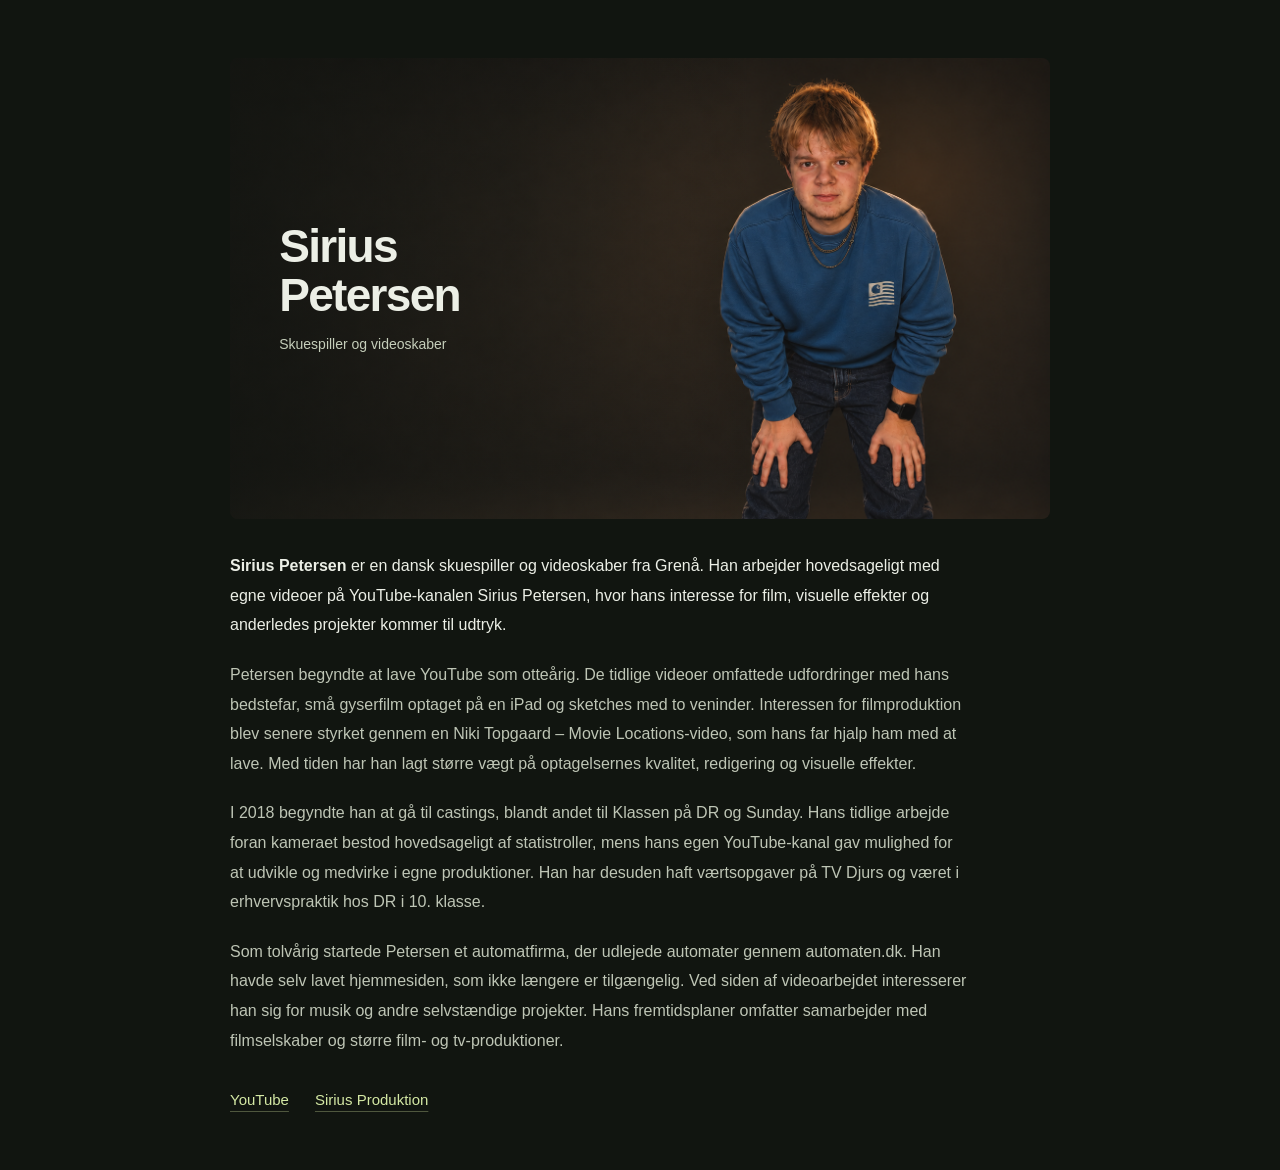
<file: index.html>
<!DOCTYPE html>
<html lang="da"><head><meta charset="utf-8"><meta name="viewport" content="width=device-width,initial-scale=1"><meta name="theme-color" content="#111510"><link rel="icon" href="favicon.ico?v=20261119" sizes="any"><link rel="icon" type="image/png" sizes="192x192" href="favicon-192.png?v=20261119"><link rel="apple-touch-icon" href="favicon-192.png?v=20261119"><meta name="description" content="Sirius Petersen er en dansk skuespiller og videoskaber fra Grenå. Læs om hans YouTube-kanal, baggrund og egne projekter."><link rel="canonical" href="https://sirius-petersen.github.io/sirius-petersen/"><title>Sirius Petersen</title><style>
:root{color-scheme:dark}*{box-sizing:border-box}body{margin:0;background:#111510;color:#ecefe6;font-family:Arial,Helvetica,sans-serif;-webkit-font-smoothing:antialiased}main{max-width:880px;margin:0 auto;padding:58px 30px 54px}h1{font-size:42px;line-height:1.15;letter-spacing:-1.7px;font-weight:600;margin:0 0 10px}.role{color:#b0b9a5;font-size:16px;line-height:1.5;margin:0 0 28px}.portrait{display:block;width:100%;height:auto;aspect-ratio:16/9;object-fit:cover;border-radius:8px;margin-bottom:32px}.bio{max-width:740px}.bio p{color:#bec5b5;font-size:16px;line-height:1.85;margin:0 0 20px}.bio p:first-child{color:#ecefe6}nav{display:flex;flex-wrap:wrap;gap:12px 26px;margin-top:28px}a{font-size:15px;color:#d4e8a4;text-decoration:underline;text-decoration-color:#d4e8a450;text-underline-offset:6px;padding:8px 0}a:hover{text-decoration-color:currentColor}a:focus-visible{outline:2px solid #d4e8a4;outline-offset:5px}::selection{background:#d4e8a4;color:#111510}@media(max-width:580px){main{padding:32px 22px 38px}h1{font-size:34px;letter-spacing:-1.2px}.role{font-size:15px;margin-bottom:23px}.portrait{aspect-ratio:4/3;object-position:76% center;margin-bottom:27px;border-radius:6px}.bio p{font-size:16px;line-height:1.8;margin-bottom:19px}nav{margin-top:22px;gap:24px}}
.hero{position:relative;isolation:isolate;overflow:hidden;border-radius:8px;margin-bottom:32px}.hero .portrait{margin:0;border-radius:0}.hero:after{content:'';position:absolute;inset:0;z-index:0;pointer-events:none;background:linear-gradient(90deg,#1115108c,transparent 65%)}.hero-title{position:absolute;z-index:1;left:6%;top:50%;transform:translateY(-50%);width:48%}.hero-title h1{max-width:8ch;color:#ecefe6;font-size:46px;line-height:1.08;margin:0 0 13px}.hero-title .role{font-size:14px;line-height:1.5;color:#c5ceba;margin:0}@media(max-width:580px){.hero{margin-bottom:27px;border-radius:6px}.hero-title{left:6%;width:44%}.hero-title h1{font-size:clamp(25px,7.2vw,38px);letter-spacing:-1px;margin-bottom:10px}.hero-title .role{font-size:12px}}
</style></head><body><main><div class="hero"><img class="portrait" src="assets/sirius-portraet-glat.webp" alt="Sirius Petersen læner sig frem med hænderne på knæene" fetchpriority="high" width="1672" height="941"><div class="hero-title"><h1>Sirius Petersen</h1><p class="role">Skuespiller og videoskaber</p></div></div><div class="bio">
<p><strong>Sirius Petersen</strong> er en dansk skuespiller og videoskaber fra Grenå. Han arbejder hovedsageligt med egne videoer på YouTube-kanalen Sirius Petersen, hvor hans interesse for film, visuelle effekter og anderledes projekter kommer til udtryk.</p>
<p>Petersen begyndte at lave YouTube som otteårig. De tidlige videoer omfattede udfordringer med hans bedstefar, små gyserfilm optaget på en iPad og sketches med to veninder. Interessen for filmproduktion blev senere styrket gennem en Niki Topgaard – Movie Locations-video, som hans far hjalp ham med at lave. Med tiden har han lagt større vægt på optagelsernes kvalitet, redigering og visuelle effekter.</p>
<p>I 2018 begyndte han at gå til castings, blandt andet til Klassen på DR og Sunday. Hans tidlige arbejde foran kameraet bestod hovedsageligt af statistroller, mens hans egen YouTube-kanal gav mulighed for at udvikle og medvirke i egne produktioner. Han har desuden haft værtsopgaver på TV Djurs og været i erhvervspraktik hos DR i 10. klasse.</p>
<p>Som tolvårig startede Petersen et automatfirma, der udlejede automater gennem automaten.dk. Han havde selv lavet hjemmesiden, som ikke længere er tilgængelig. Ved siden af videoarbejdet interesserer han sig for musik og andre selvstændige projekter. Hans fremtidsplaner omfatter samarbejder med filmselskaber og større film- og tv-produktioner.</p>
</div><nav aria-label="Find Sirius på nettet"><a href="https://www.youtube.com/channel/UC7EuQaaDh0txVzYcU1Nnt0w">YouTube</a><a href="https://sirius-petersen.github.io/siriusproduktion/">Sirius Produktion</a></nav></main></body></html>
</file>
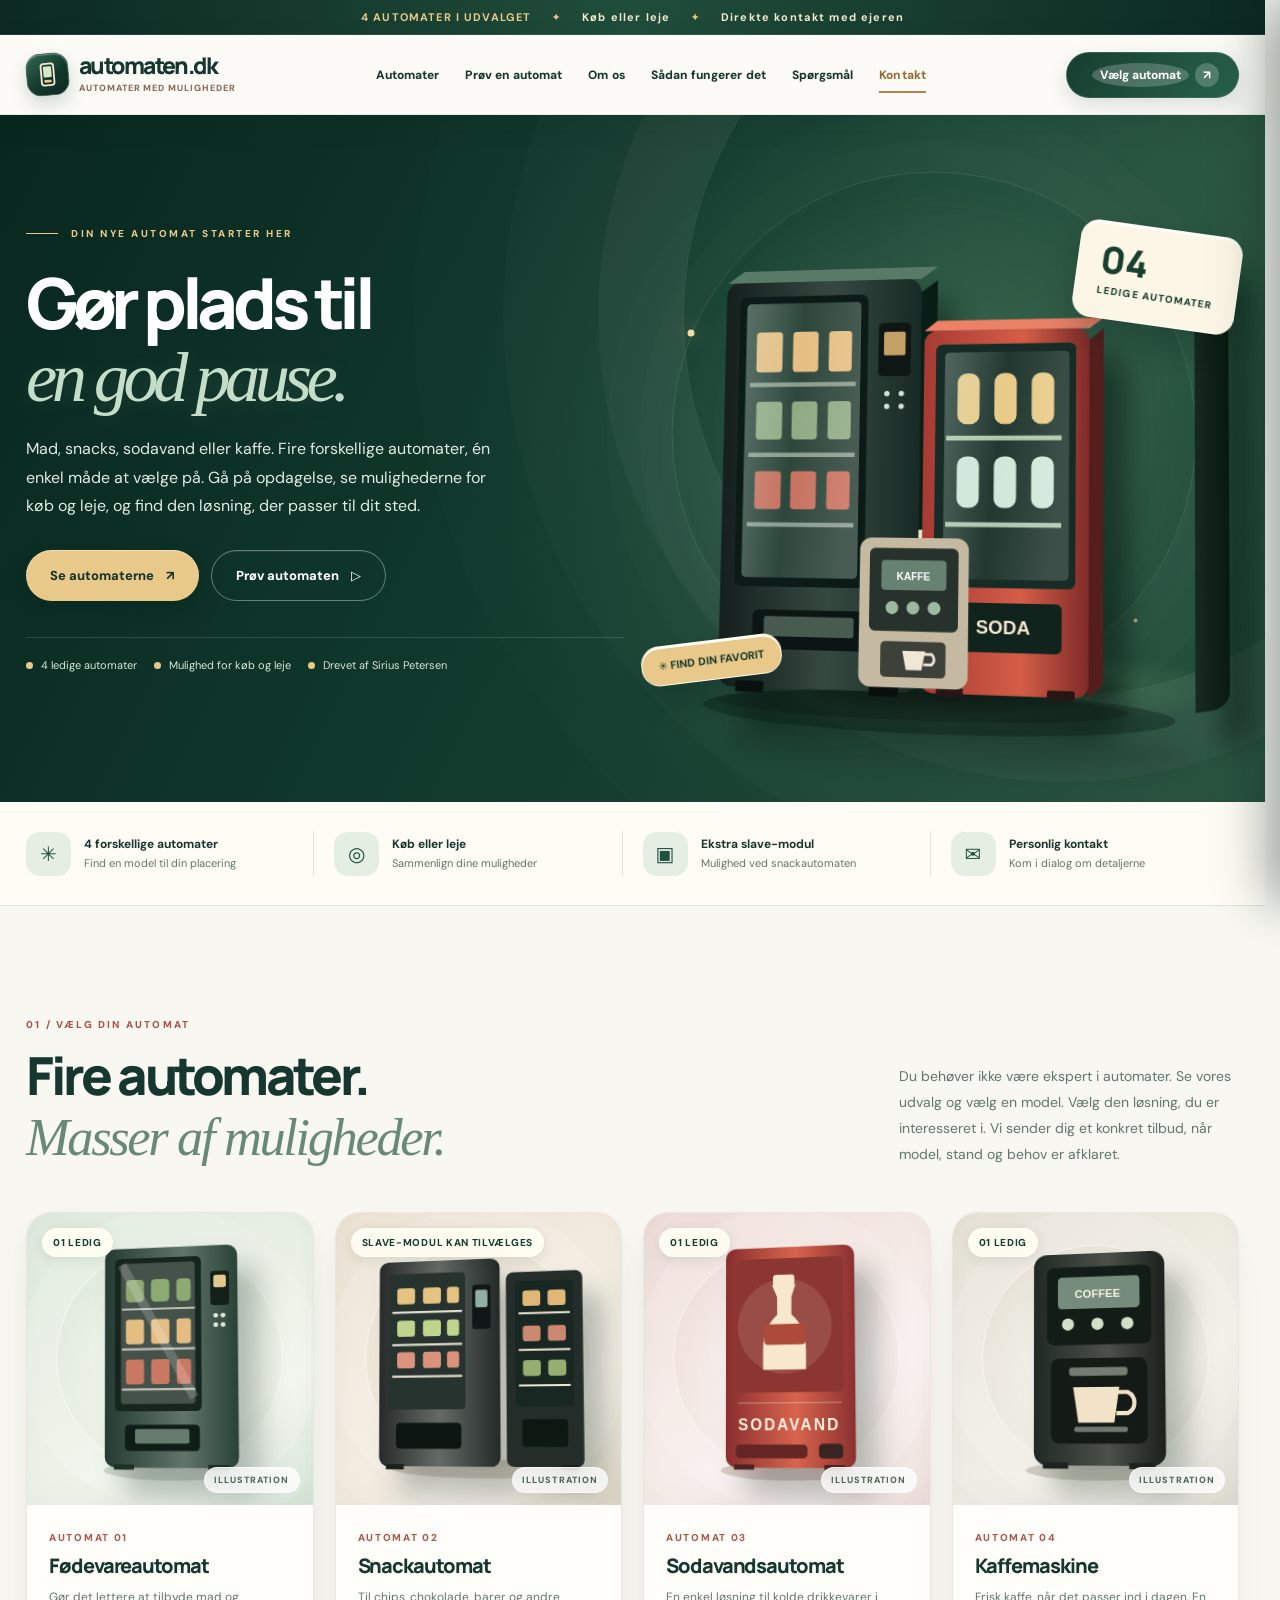
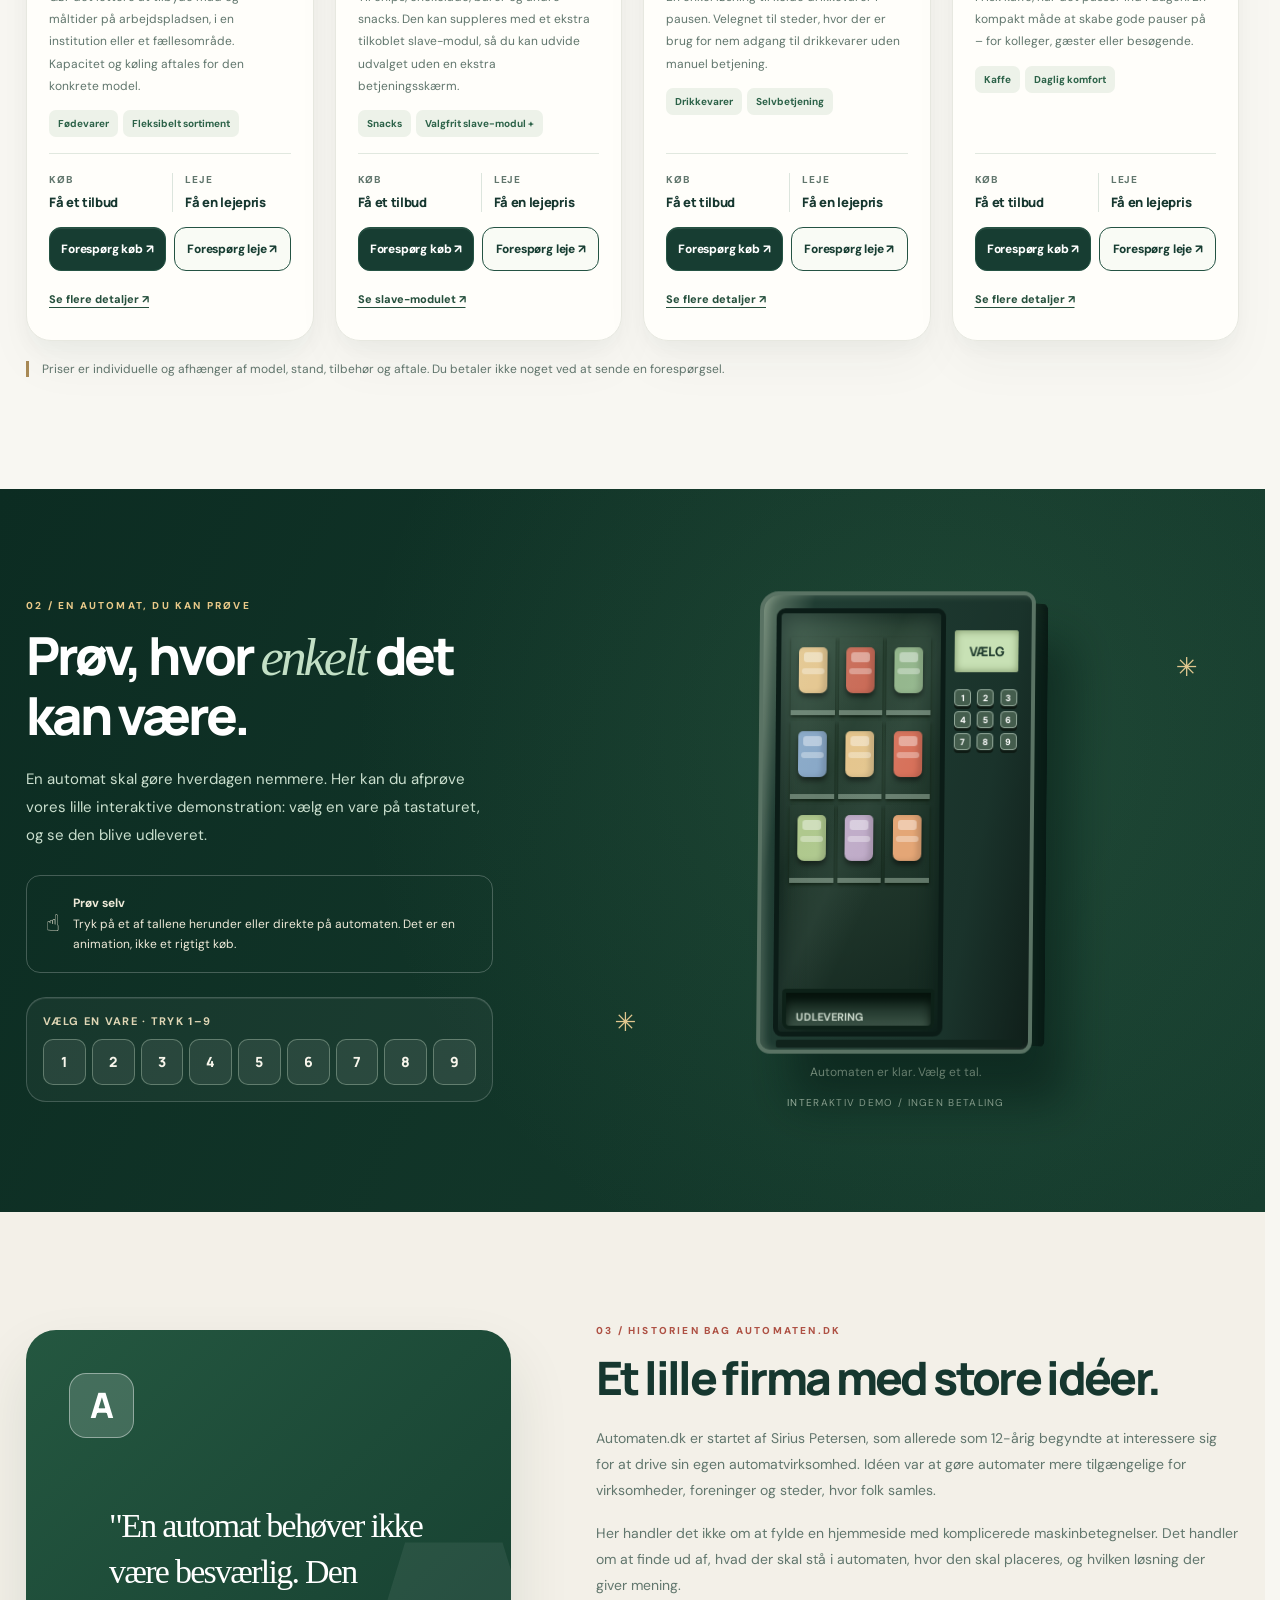
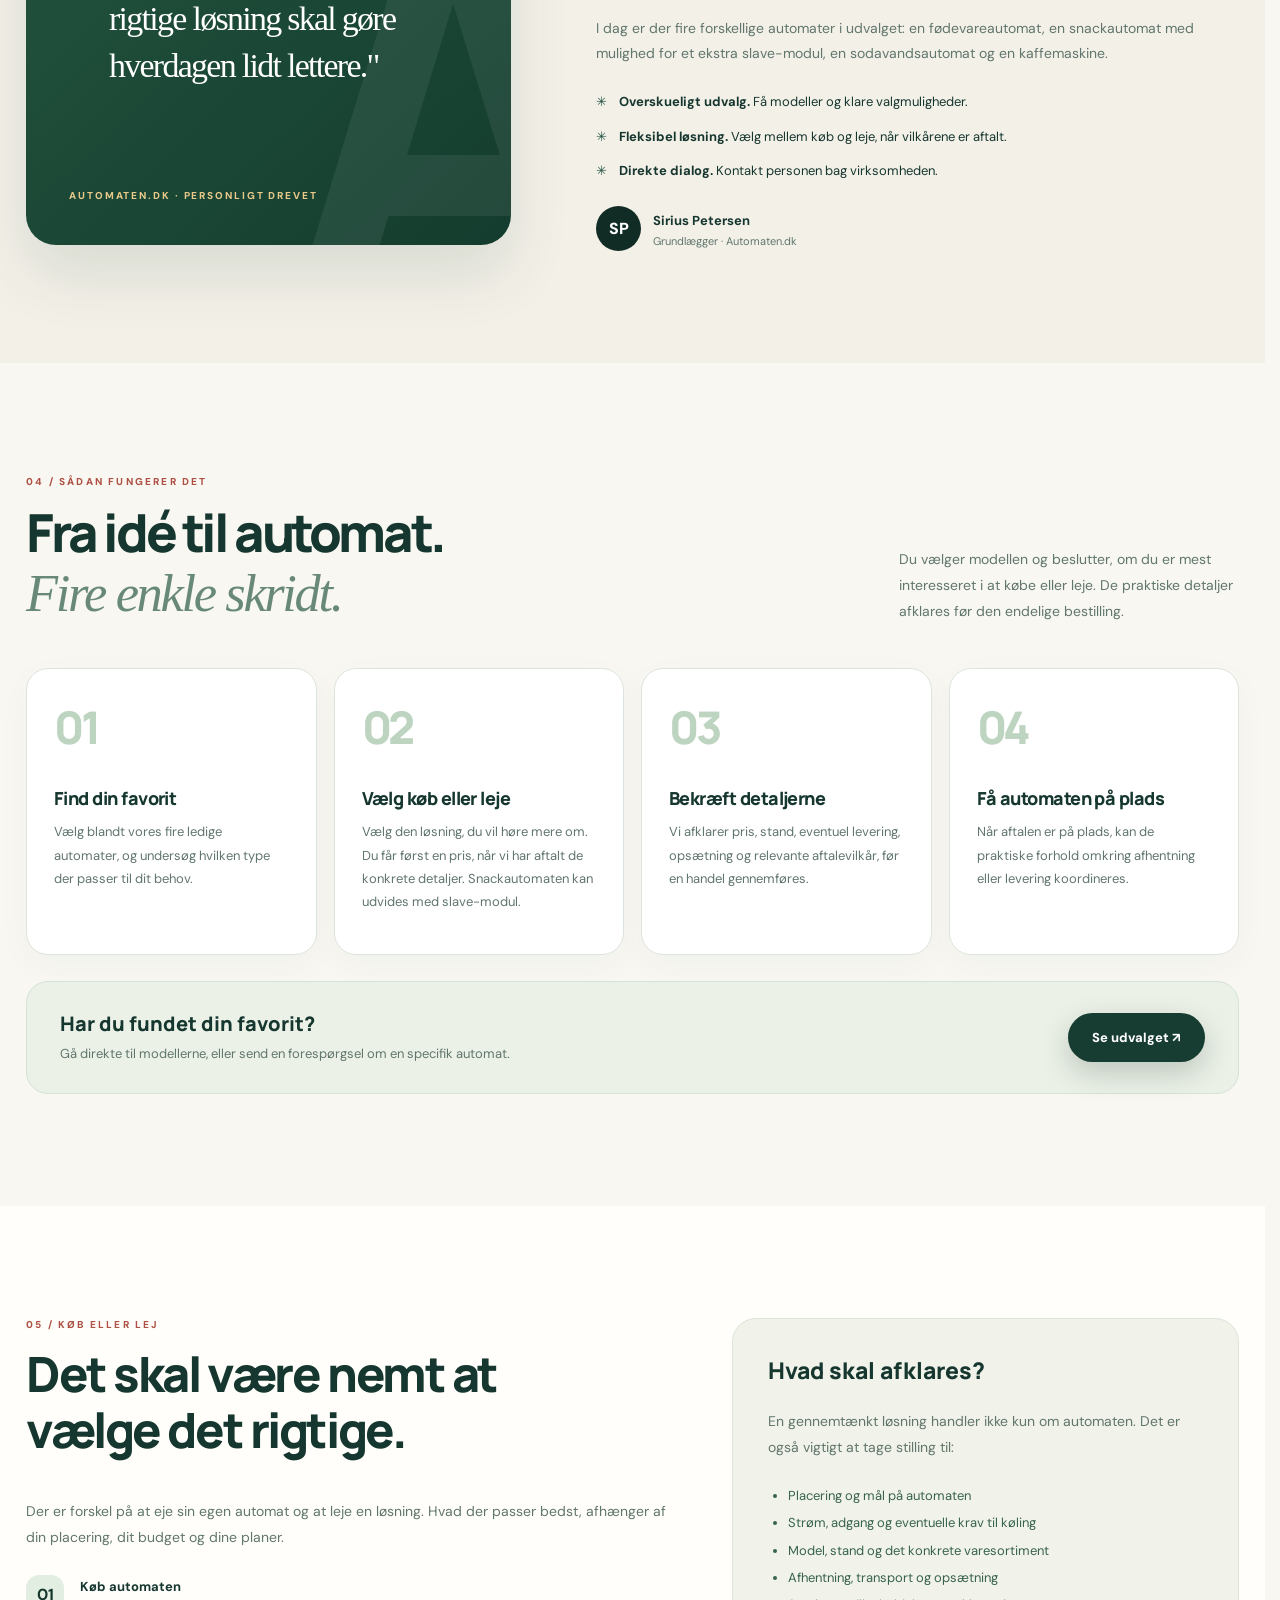
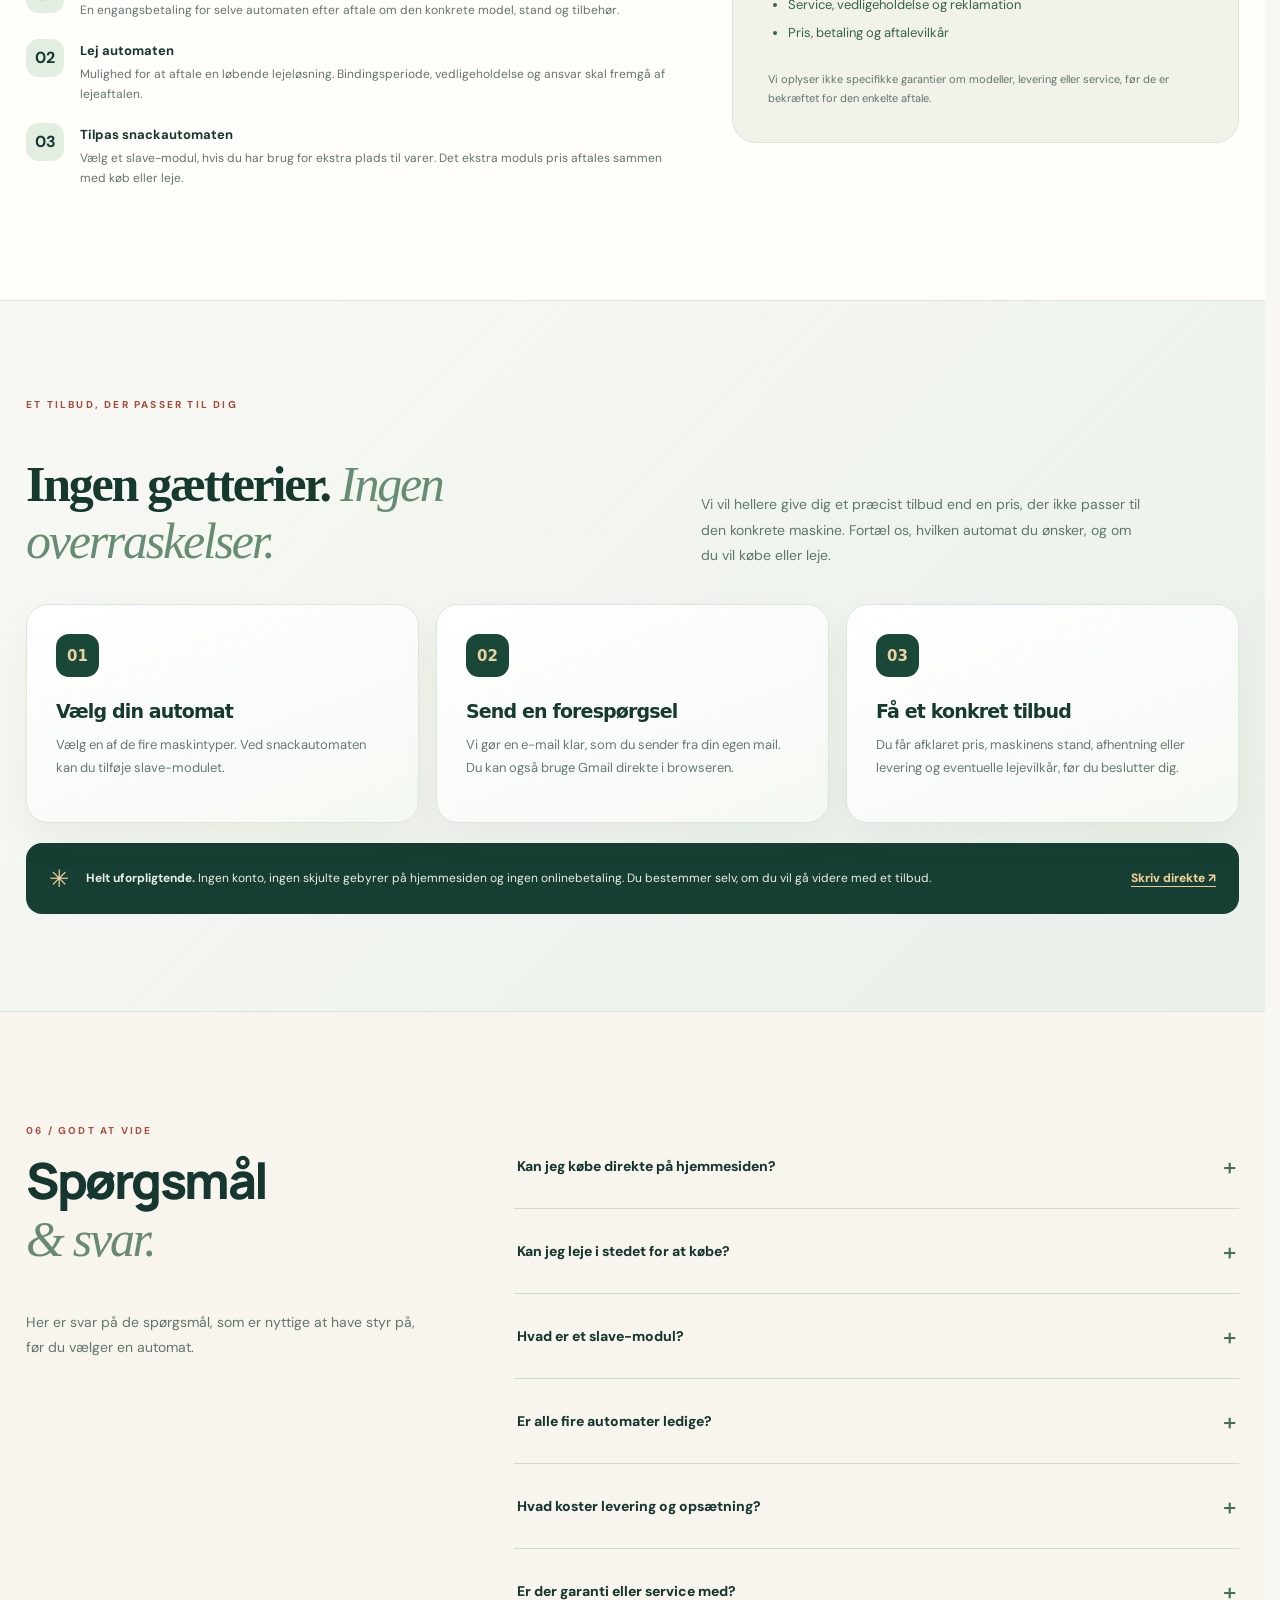
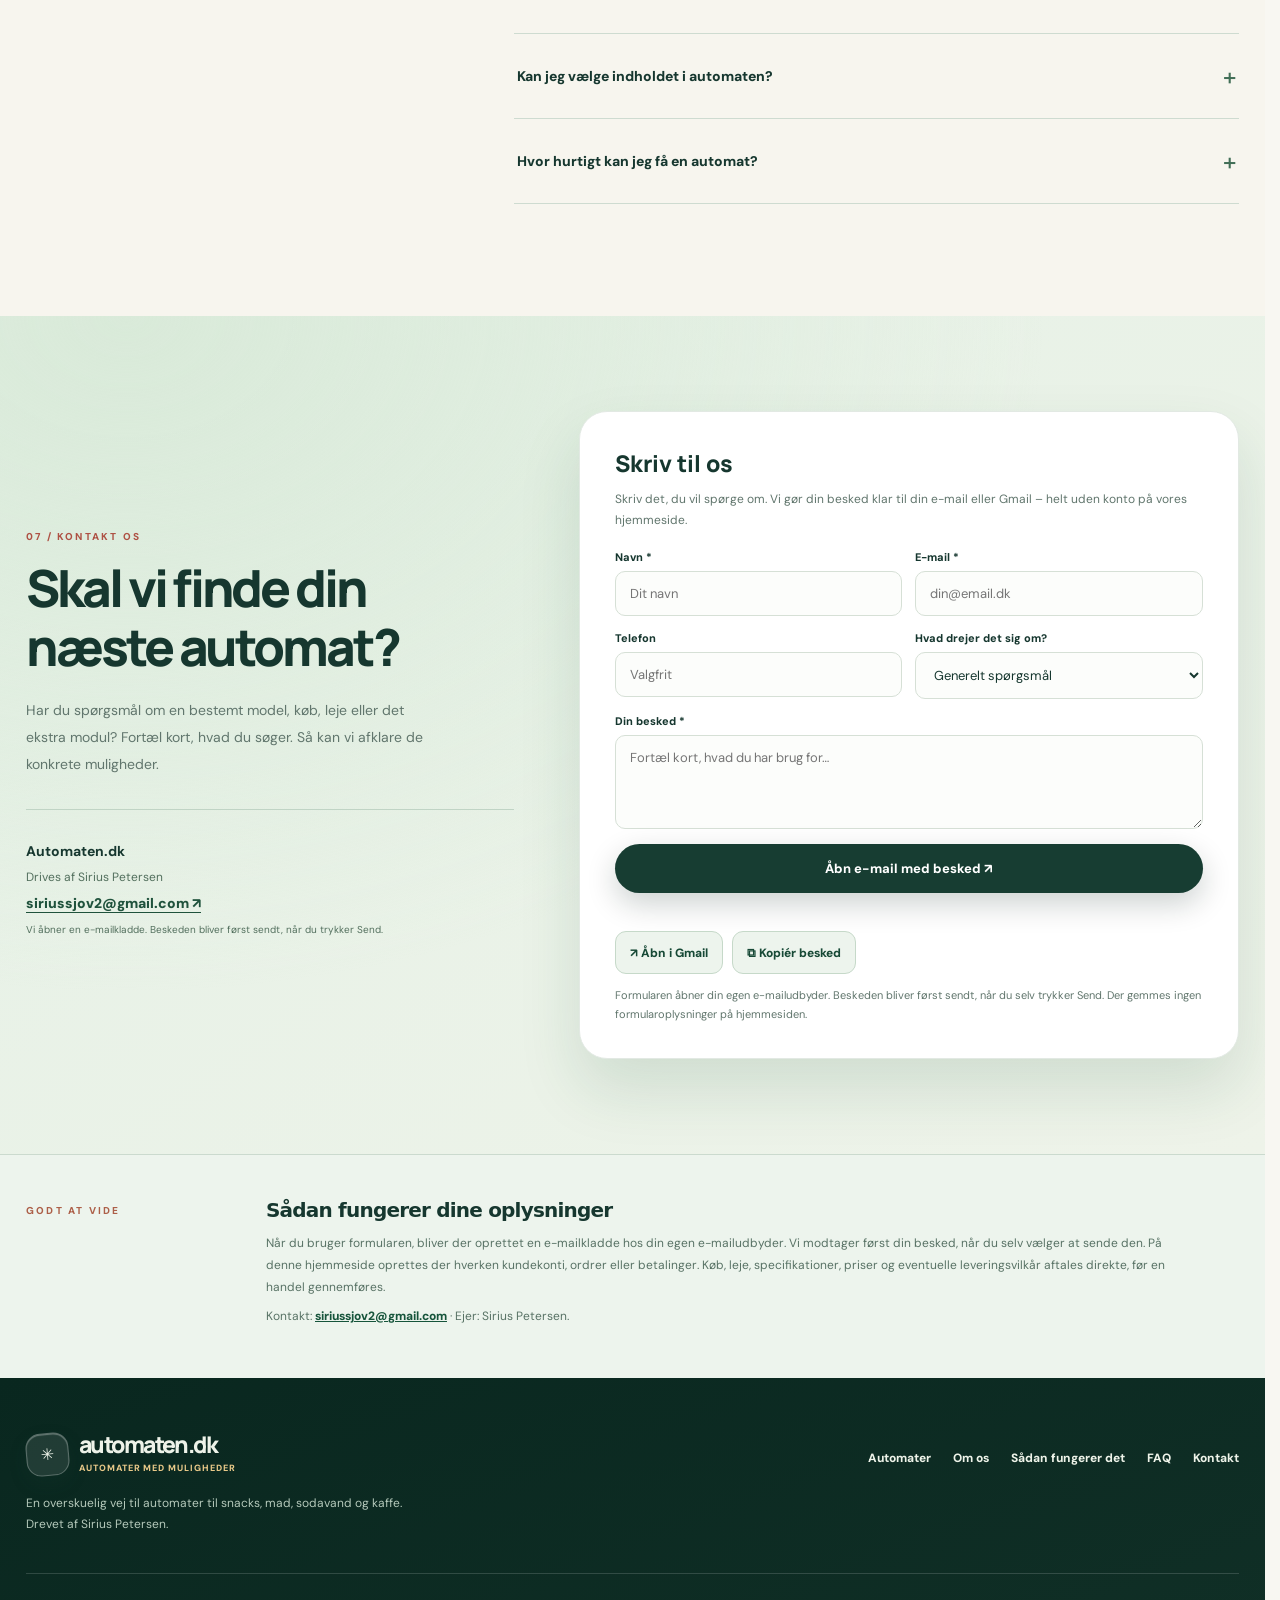
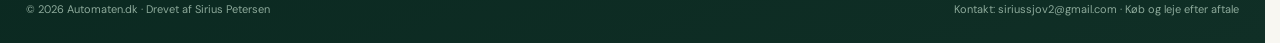
<file: automaten/index.html>
<!doctype html>
<html lang="da">
<head>
<meta charset="utf-8"><meta name="viewport" content="width=device-width, initial-scale=1"><meta name="theme-color" content="#112f29">
<meta name="robots" content="index,follow,max-image-preview:large">
<meta name="description" content="Automaten.dk – vælg mellem fødevareautomat, snackautomat med valgfrit slave-modul, sodavandsautomat og kaffemaskine. Se muligheder for køb og leje.">
<link rel="canonical" href="https://sirius-petersen.github.io/sirius-petersen/automaten/">
<meta property="og:type" content="website"><meta property="og:locale" content="da_DK"><meta property="og:title" content="Automaten.dk – køb eller lej en automat"><meta property="og:description" content="Fire automater. Køb eller leje. Snackautomat med valgfrit slave-modul. Kontakt direkte – få et tilbud på den rigtige løsning."><meta property="og:url" content="https://sirius-petersen.github.io/sirius-petersen/automaten/"><meta name="color-scheme" content="light">
<title>Automaten.dk – Køb eller lej en automat | 4 modeller</title><link rel="icon" type="image/svg+xml" href="favicon.svg">
<link rel="preload" as="image" href="assets/hero-machines.svg" type="image/svg+xml" fetchpriority="high">
<meta name="twitter:card" content="summary">
<link rel="preconnect" href="https://fonts.googleapis.com"><link rel="preconnect" href="https://fonts.gstatic.com" crossorigin>
<link href="https://fonts.googleapis.com/css2?family=DM+Sans:wght@400;500;600;700;800&family=Manrope:wght@400;500;600;700;800&display=swap" rel="stylesheet">
<link rel="stylesheet" href="assets/site.css?v=6">

<script type="application/ld+json">{"@context":"https://schema.org","@type":"WebSite","name":"Automaten.dk","url":"https://sirius-petersen.github.io/sirius-petersen/automaten/","inLanguage":"da-DK","description":"Fire automater til køb eller leje. Fødevarer, snacks, sodavand og kaffe. Uforpligtende forespørgsel.","publisher":{"@type":"Organization","name":"Automaten.dk","email":"siriussjov2@gmail.com"}}</script>
</head>
<body>
<a class="skip" href="#main">Spring til indhold</a>
<div class="showcase" id="demoBanner"><strong>4 AUTOMATER I UDVALGET</strong> <span class="showcase-dot" aria-hidden="true">✦</span> Køb eller leje <span class="showcase-dot" aria-hidden="true">✦</span> Direkte kontakt med ejeren</div>
<header class="nav-shell"><div class="wrap nav">
<a class="logo" href="#top" aria-label="Automaten.dk — forside"><span class="logo-mark" aria-hidden="true"><svg viewBox="0 0 30 30" fill="none"><rect x="8" y="3" width="14" height="24" rx="3" stroke="#f6e7d2" stroke-width="2"/><rect x="10.5" y="6" width="9" height="12" rx="1" fill="#d8e9c9"/><rect x="11" y="21" width="8" height="3" rx="1" fill="#edc98c"/></svg></span><span class="logo-words"><strong>automaten.dk</strong><small>AUTOMATER MED MULIGHEDER</small></span></a>
<nav class="links" id="navLinks" aria-label="Hovedmenu"><a href="#automater">Automater</a><a href="#prøv">Prøv en automat</a><a href="#om">Om os</a><a href="#saadan">Sådan fungerer det</a><a href="#faq">Spørgsmål</a><a href="#kontakt">Kontakt</a></nav>
<button class="nav-cta" type="button" id="navOrder"><span class="nav-cta-label">Vælg automat</span><span aria-hidden="true">↗</span></button><button class="hamburger" id="hamburger" type="button" aria-controls="navLinks" aria-expanded="false" aria-label="Åbn menu">☰</button>
</div></header>
<main id="main">
<section class="hero" id="top"><div class="snowflakes" aria-hidden="true" id="snowflakes"></div><div class="wrap hero-inner">
<div class="hero-content"><span class="eyebrow">DIN NYE AUTOMAT STARTER HER</span><h1>Gør plads til <i>en god pause.</i></h1><p class="hero-desc">Mad, snacks, sodavand eller kaffe. Fire forskellige automater, én enkel måde at vælge på. Gå på opdagelse, se mulighederne for køb og leje, og find den løsning, der passer til dit sted.</p><div class="hero-actions"><a href="#automater" class="pill-btn">Se automaterne <span aria-hidden="true">↗</span></a><a href="#prøv" class="pill-btn outline-light">Prøv automaten <span aria-hidden="true">▷</span></a></div><div class="hero-bottom"><span><i></i> 4 ledige automater</span><span><i></i> Mulighed for køb og leje</span><span><i></i> Drevet af Sirius Petersen</span></div></div>
<div class="hero-visual" id="heroVisual"><div class="hero-glow"></div><div class="hero-orbit" aria-hidden="true"></div><div class="hero-platform"></div><div class="hero-unit" id="heroUnit"><img decoding="async" fetchpriority="high" loading="eager" src="assets/hero-machines.svg" width="580" height="590" alt="Illustration af automater til snacks, sodavand og kaffe"></div><div class="floating-sticker"><strong>04</strong><span>LEDIGE AUTOMATER</span></div><div class="floating-sticker btm">✳ FIND DIN FAVORIT</div></div>
</div></section>
<section class="trust" aria-label="Overblik"><div class="wrap trust-in"><div class="trust-item"><span class="trust-icon">✳</span><div><b>4 forskellige automater</b><small>Find en model til din placering</small></div></div><div class="trust-item"><span class="trust-icon">◎</span><div><b>Køb eller leje</b><small>Sammenlign dine muligheder</small></div></div><div class="trust-item"><span class="trust-icon">▣</span><div><b>Ekstra slave-modul</b><small>Mulighed ved snackautomaten</small></div></div><div class="trust-item"><span class="trust-icon">✉</span><div><b>Personlig kontakt</b><small>Kom i dialog om detaljerne</small></div></div></div></section>
<section class="section" id="automater"><div class="wrap"><div class="sec-head reveal"><div><span class="overline">01 / VÆLG DIN AUTOMAT</span><h2>Fire automater.<br><em>Masser af muligheder.</em></h2></div><p>Du behøver ikke være ekspert i automater. Se vores udvalg og vælg en model. Vælg den løsning, du er interesseret i. Vi sender dig et konkret tilbud, når model, stand og behov er afklaret.</p></div>
<div class="catalog" id="catalog">
<article class="prod reveal" data-product="food"><div class="prod-visual"><span class="render-note">Illustration</span><span class="prod-status">01 LEDIG</span><img decoding="async" loading="lazy" width="260" height="250" class="prod-machine" src="assets/food-illustration.svg" alt="Illustration af en fødevareautomat"></div><div class="prod-inner"><span class="prod-num">AUTOMAT 01</span><h3>Fødevareautomat</h3><p>Gør det lettere at tilbyde mad og måltider på arbejdspladsen, i en institution eller et fællesområde. Kapacitet og køling aftales for den konkrete model.</p><div class="features"><span>Fødevarer</span><span>Fleksibelt sortiment</span></div><div class="prod-prices"><div><small>KØB</small><strong>Få et tilbud</strong></div><div><small>LEJE</small><strong>Få en lejepris</strong></div></div><div class="prod-buttons"><button type="button" data-order="food:buy">Forespørg køb ↗</button><button type="button" data-order="food:rent">Forespørg leje ↗</button></div><button type="button" class="prod-link" data-details="food" aria-controls="details-food" aria-expanded="false">Se flere detaljer ↗</button><div class="product-detail" id="details-food" hidden><h4>Hvad er vigtigt at vide?</h4><ul><li>Mulig anvendelse: mad og andre fødevarer på eksempelvis arbejdspladsen eller i et fællesområde.</li><li>Køling, størrelse, hyldeindretning og kapacitet afhænger af den konkrete automat.</li><li>Stand, strømkrav og eventuel transport afklares i tilbuddet.</li></ul><p>De konkrete mål, tekniske specifikationer og priser oplyses i tilbuddet.</p></div></div></article>
<article class="prod reveal" data-product="snack"><div class="prod-visual"><span class="render-note">Illustration</span><span class="prod-status">SLAVE-MODUL KAN TILVÆLGES</span><img decoding="async" loading="lazy" width="260" height="250" class="prod-machine" src="assets/snack-illustration.svg" alt="Illustration af snackautomat med tilkoblet modul"></div><div class="prod-inner"><span class="prod-num">AUTOMAT 02</span><h3>Snackautomat</h3><p>Til chips, chokolade, barer og andre snacks. Den kan suppleres med et ekstra tilkoblet slave-modul, så du kan udvide udvalget uden en ekstra betjeningsskærm.</p><div class="features"><span>Snacks</span><span>Valgfrit slave-modul +</span></div><div class="prod-prices"><div><small>KØB</small><strong>Få et tilbud</strong></div><div><small>LEJE</small><strong>Få en lejepris</strong></div></div><div class="prod-buttons"><button type="button" data-order="snack:buy">Forespørg køb ↗</button><button type="button" data-order="snack:rent">Forespørg leje ↗</button></div><button type="button" class="prod-link" data-details="snack" aria-controls="details-snack" aria-expanded="false">Se slave-modulet ↗</button><div class="product-detail" id="details-snack" hidden><h4>Snackautomat og slave-modul</h4><ul><li>Snackautomaten er hovedenheden med betjening. Et slave-modul er et ekstra kabinet, som kobles til hovedautomaten.</li><li>Med et slave-modul kan du få plads til flere varetyper, når det passer til den konkrete model.</li><li>Vi bekræfter tilslutning, kompatibilitet, stand og pris, inden der indgås en aftale.</li></ul><p>De konkrete mål, tekniske specifikationer og priser oplyses i tilbuddet.</p></div></div></article>
<article class="prod reveal" data-product="soda"><div class="prod-visual"><span class="render-note">Illustration</span><span class="prod-status">01 LEDIG</span><img decoding="async" loading="lazy" width="260" height="250" class="prod-machine" src="assets/soda-illustration.svg" alt="Illustration af sodavandsautomat"></div><div class="prod-inner"><span class="prod-num">AUTOMAT 03</span><h3>Sodavandsautomat</h3><p>En enkel løsning til kolde drikkevarer i pausen. Velegnet til steder, hvor der er brug for nem adgang til drikkevarer uden manuel betjening.</p><div class="features"><span>Drikkevarer</span><span>Selvbetjening</span></div><div class="prod-prices"><div><small>KØB</small><strong>Få et tilbud</strong></div><div><small>LEJE</small><strong>Få en lejepris</strong></div></div><div class="prod-buttons"><button type="button" data-order="soda:buy">Forespørg køb ↗</button><button type="button" data-order="soda:rent">Forespørg leje ↗</button></div><button type="button" class="prod-link" data-details="soda" aria-controls="details-soda" aria-expanded="false">Se flere detaljer ↗</button><div class="product-detail" id="details-soda" hidden><h4>Hvad er vigtigt at vide?</h4><ul><li>Mulig anvendelse: drikkevarer til kontor, klub, butik eller et fællesområde.</li><li>Køling, kapacitet og understøttede flasker eller dåser skal bekræftes for modellen.</li><li>Vi aftaler stand, strømkrav, afhentning eller levering og pris direkte.</li></ul><p>De konkrete mål, tekniske specifikationer og priser oplyses i tilbuddet.</p></div></div></article>
<article class="prod reveal" data-product="coffee"><div class="prod-visual"><span class="render-note">Illustration</span><span class="prod-status">01 LEDIG</span><img decoding="async" loading="lazy" width="260" height="250" class="prod-machine" src="assets/coffee-illustration.svg" alt="Illustration af kaffemaskine"></div><div class="prod-inner"><span class="prod-num">AUTOMAT 04</span><h3>Kaffemaskine</h3><p>Frisk kaffe, når det passer ind i dagen. En kompakt måde at skabe gode pauser på – for kolleger, gæster eller besøgende.</p><div class="features"><span>Kaffe</span><span>Daglig komfort</span></div><div class="prod-prices"><div><small>KØB</small><strong>Få et tilbud</strong></div><div><small>LEJE</small><strong>Få en lejepris</strong></div></div><div class="prod-buttons"><button type="button" data-order="coffee:buy">Forespørg køb ↗</button><button type="button" data-order="coffee:rent">Forespørg leje ↗</button></div><button type="button" class="prod-link" data-details="coffee" aria-controls="details-coffee" aria-expanded="false">Se flere detaljer ↗</button><div class="product-detail" id="details-coffee" hidden><h4>Hvad er vigtigt at vide?</h4><ul><li>Mulig anvendelse: kaffe til medarbejdere, besøgende eller kunder.</li><li>Drikkevalg, påfyldning, vandforsyning og rengøring afhænger af maskinens model.</li><li>Kapacitet, stand og eventuelle driftsaftaler afklares, inden du beslutter dig.</li></ul><p>De konkrete mål, tekniske specifikationer og priser oplyses i tilbuddet.</p></div></div></article>
</div><p class="offer-note">Priser er individuelle og afhænger af model, stand, tilbehør og aftale. Du betaler ikke noget ved at sende en forespørgsel.</p></div></section>
<section class="demo-area" id="prøv"><div class="wrap demo-grid"><div class="demo-copy reveal"><span class="overline">02 / EN AUTOMAT, DU KAN PRØVE</span><h2>Prøv, hvor <em>enkelt</em> det kan være.</h2><p>En automat skal gøre hverdagen nemmere. Her kan du afprøve vores lille interaktive demonstration: vælg en vare på tastaturet, og se den blive udleveret.</p><div class="demo-instr"><span>☝</span><div><strong>Prøv selv</strong><br>Tryk på et af tallene herunder eller direkte på automaten. Det er en animation, ikke et rigtigt køb.</div></div><div class="demo-picker"><strong>Vælg en vare · Tryk 1–9</strong><div class="demo-picker-grid" aria-label="Vælg vare i demonstrationen"><button type="button" data-dispense="1" aria-label="Vælg vare 1" aria-pressed="false">1</button><button type="button" data-dispense="2" aria-label="Vælg vare 2" aria-pressed="false">2</button><button type="button" data-dispense="3" aria-label="Vælg vare 3" aria-pressed="false">3</button><button type="button" data-dispense="4" aria-label="Vælg vare 4" aria-pressed="false">4</button><button type="button" data-dispense="5" aria-label="Vælg vare 5" aria-pressed="false">5</button><button type="button" data-dispense="6" aria-label="Vælg vare 6" aria-pressed="false">6</button><button type="button" data-dispense="7" aria-label="Vælg vare 7" aria-pressed="false">7</button><button type="button" data-dispense="8" aria-label="Vælg vare 8" aria-pressed="false">8</button><button type="button" data-dispense="9" aria-label="Vælg vare 9" aria-pressed="false">9</button></div></div></div>
<div class="demo-stage"><span class="small-star" aria-hidden="true">✳</span><span class="small-star other" aria-hidden="true">✳</span><div><div class="demo-machine" id="demoMachine" aria-label="Interaktiv automatdemo"><div class="demo-face"><div class="demo-window"><div class="product-shelves" aria-hidden="true"><div class="shelf-slot"><span class="shelf-item" style="--slot:#e6c48c"></span></div><div class="shelf-slot"><span class="shelf-item" style="--slot:#ca6b57"></span></div><div class="shelf-slot"><span class="shelf-item" style="--slot:#93b58b"></span></div><div class="shelf-slot"><span class="shelf-item" style="--slot:#88a7c7"></span></div><div class="shelf-slot"><span class="shelf-item" style="--slot:#e5c58d"></span></div><div class="shelf-slot"><span class="shelf-item" style="--slot:#d76e57"></span></div><div class="shelf-slot"><span class="shelf-item" style="--slot:#afc88d"></span></div><div class="shelf-slot"><span class="shelf-item" style="--slot:#bfa9c7"></span></div><div class="shelf-slot"><span class="shelf-item" style="--slot:#e4a676"></span></div></div></div><div class="demo-controls"><div class="demo-screen" id="demoScreen" aria-live="polite">VÆLG</div><div class="demo-keypad" aria-label="Vælg vare"><button type="button" data-dispense="1" aria-label="Vælg vare 1">1</button><button type="button" data-dispense="2" aria-label="Vælg vare 2">2</button><button type="button" data-dispense="3" aria-label="Vælg vare 3">3</button><button type="button" data-dispense="4" aria-label="Vælg vare 4">4</button><button type="button" data-dispense="5" aria-label="Vælg vare 5">5</button><button type="button" data-dispense="6" aria-label="Vælg vare 6">6</button><button type="button" data-dispense="7" aria-label="Vælg vare 7">7</button><button type="button" data-dispense="8" aria-label="Vælg vare 8">8</button><button type="button" data-dispense="9" aria-label="Vælg vare 9">9</button></div></div></div><div class="demo-mouth"><span>UDLEVERING</span></div><div class="demo-drop" id="demoDrop" aria-hidden="true"></div><div class="demo-base"></div></div><div class="demo-status" id="demoStatus" role="status" aria-live="polite">Automaten er klar. Vælg et tal.</div><div class="demo-infos">INTERAKTIV DEMO / INGEN BETALING</div></div></div></div></section>
<section class="section about" id="om"><div class="wrap about-grid"><div class="about-card reveal"><div class="about-stamp">A</div><blockquote>"En automat behøver ikke være besværlig. Den rigtige løsning skal gøre hverdagen lidt lettere."</blockquote><small>AUTOMATEN.DK · PERSONLIGT DREVET</small></div><div class="about-text reveal"><span class="overline">03 / HISTORIEN BAG AUTOMATEN.DK</span><h2>Et lille firma med store idéer.</h2><p>Automaten.dk er startet af Sirius Petersen, som allerede som 12-årig begyndte at interessere sig for at drive sin egen automatvirksomhed. Idéen var at gøre automater mere tilgængelige for virksomheder, foreninger og steder, hvor folk samles.</p><p>Her handler det ikke om at fylde en hjemmeside med komplicerede maskinbetegnelser. Det handler om at finde ud af, hvad der skal stå i automaten, hvor den skal placeres, og hvilken løsning der giver mening.</p><p>I dag er der fire forskellige automater i udvalget: en fødevareautomat, en snackautomat med mulighed for et ekstra slave-modul, en sodavandsautomat og en kaffemaskine.</p><div class="about-points"><div><i>✳</i><span><strong>Overskueligt udvalg.</strong> Få modeller og klare valgmuligheder.</span></div><div><i>✳</i><span><strong>Fleksibel løsning.</strong> Vælg mellem køb og leje, når vilkårene er aftalt.</span></div><div><i>✳</i><span><strong>Direkte dialog.</strong> Kontakt personen bag virksomheden.</span></div></div><div class="signature"><span>SP</span><div><strong>Sirius Petersen</strong><small>Grundlægger · Automaten.dk</small></div></div></div></div></section>
<section class="section" id="saadan"><div class="wrap"><div class="sec-head reveal"><div><span class="overline">04 / SÅDAN FUNGERER DET</span><h2>Fra idé til automat.<br><em>Fire enkle skridt.</em></h2></div><p>Du vælger modellen og beslutter, om du er mest interesseret i at købe eller leje. De praktiske detaljer afklares før den endelige bestilling.</p></div><div class="steps"><div class="step reveal"><strong>01</strong><h3>Find din favorit</h3><p>Vælg blandt vores fire ledige automater, og undersøg hvilken type der passer til dit behov.</p></div><div class="step reveal"><strong>02</strong><h3>Vælg køb eller leje</h3><p>Vælg den løsning, du vil høre mere om. Du får først en pris, når vi har aftalt de konkrete detaljer. Snackautomaten kan udvides med slave-modul.</p></div><div class="step reveal"><strong>03</strong><h3>Bekræft detaljerne</h3><p>Vi afklarer pris, stand, eventuel levering, opsætning og relevante aftalevilkår, før en handel gennemføres.</p></div><div class="step reveal"><strong>04</strong><h3>Få automaten på plads</h3><p>Når aftalen er på plads, kan de praktiske forhold omkring afhentning eller levering koordineres.</p></div></div><div class="wide-action reveal"><div><h3>Har du fundet din favorit?</h3><p>Gå direkte til modellerne, eller send en forespørgsel om en specifik automat.</p></div><a href="#automater" class="pill-btn">Se udvalget ↗</a></div></div></section>
<section class="section promise"><div class="wrap promise-grid"><div class="reveal"><span class="overline">05 / KØB ELLER LEJ</span><h2>Det skal være nemt at vælge det rigtige.</h2><p>Der er forskel på at eje sin egen automat og at leje en løsning. Hvad der passer bedst, afhænger af din placering, dit budget og dine planer.</p><div class="promise-bullets"><div><b>01</b><div><strong>Køb automaten</strong><span>En engangsbetaling for selve automaten efter aftale om den konkrete model, stand og tilbehør.</span></div></div><div><b>02</b><div><strong>Lej automaten</strong><span>Mulighed for at aftale en løbende lejeløsning. Bindingsperiode, vedligeholdelse og ansvar skal fremgå af lejeaftalen.</span></div></div><div><b>03</b><div><strong>Tilpas snackautomaten</strong><span>Vælg et slave-modul, hvis du har brug for ekstra plads til varer. Det ekstra moduls pris aftales sammen med køb eller leje.</span></div></div></div></div><aside class="service-card reveal"><h3>Hvad skal afklares?</h3><p>En gennemtænkt løsning handler ikke kun om automaten. Det er også vigtigt at tage stilling til:</p><ul><li>Placering og mål på automaten</li><li>Strøm, adgang og eventuelle krav til køling</li><li>Model, stand og det konkrete varesortiment</li><li>Afhentning, transport og opsætning</li><li>Service, vedligeholdelse og reklamation</li><li>Pris, betaling og aftalevilkår</li></ul><small>Vi oplyser ikke specifikke garantier om modeller, levering eller service, før de er bekræftet for den enkelte aftale.</small></aside></div></section>
<section class="services-more" id="forespoergsel"><div class="wrap"><div class="detail-heading reveal"><span class="overline">ET TILBUD, DER PASSER TIL DIG</span><h2>Ingen gætterier. <em>Ingen overraskelser.</em></h2><p>Vi vil hellere give dig et præcist tilbud end en pris, der ikke passer til den konkrete maskine. Fortæl os, hvilken automat du ønsker, og om du vil købe eller leje.</p></div><div class="detail-grid">
<div class="detail-tile reveal"><span aria-hidden="true">01</span><h3>Vælg din automat</h3><p>Vælg en af de fire maskintyper. Ved snackautomaten kan du tilføje slave-modulet.</p></div>
<div class="detail-tile reveal"><span aria-hidden="true">02</span><h3>Send en forespørgsel</h3><p>Vi gør en e-mail klar, som du sender fra din egen mail. Du kan også bruge Gmail direkte i browseren.</p></div>
<div class="detail-tile reveal"><span aria-hidden="true">03</span><h3>Få et konkret tilbud</h3><p>Du får afklaret pris, maskinens stand, afhentning eller levering og eventuelle lejevilkår, før du beslutter dig.</p></div></div>
<div class="privacy-ribbon"><span aria-hidden="true">✳</span><p><strong>Helt uforpligtende.</strong> Ingen konto, ingen skjulte gebyrer på hjemmesiden og ingen onlinebetaling. Du bestemmer selv, om du vil gå videre med et tilbud.</p><a href="mailto:siriussjov2@gmail.com?subject=Sp%C3%B8rgsm%C3%A5l%20til%20Automaten.dk">Skriv direkte ↗</a></div></div></section>
<section class="section faq" id="faq"><div class="wrap faq-grid"><div class="reveal"><span class="overline">06 / GODT AT VIDE</span><h2>Spørgsmål<br><em>&amp; svar.</em></h2><p>Her er svar på de spørgsmål, som er nyttige at have styr på, før du vælger en automat.</p></div><div class="faq-list reveal"><details><summary>Kan jeg købe direkte på hjemmesiden?</summary><p>Du kan sende en køb- eller lejeforspørgsel direkte fra hjemmesiden. Vi svarer med pris, relevante oplysninger og næste skridt. Selve handlen og betaling sker først efter en konkret aftale – ikke på denne hjemmeside.</p></details><details><summary>Kan jeg leje i stedet for at købe?</summary><p>Du kan vælge leje som ønsket løsning. En eventuel lejeaftale kræver, at pris, periode, ansvar og øvrige betingelser er afklaret, før den indgås.</p></details><details><summary>Hvad er et slave-modul?</summary><p>Et slave-modul er en ekstra, tilkoblet del til snackautomaten. Det kan udvide antallet af varer, mens betjeningen sker via hovedautomaten. Modulet kan vælges til ved køb eller leje.</p></details><details><summary>Er alle fire automater ledige?</summary><p>Det aktuelle udvalg er oplyst som fire ledige automater. Tilgængeligheden skal altid bekræftes, før du indgår en aftale.</p></details><details><summary>Hvad koster levering og opsætning?</summary><p>Det afhænger blandt andet af placering, afstand og maskintype. Oplys gerne by eller postnummer i din forespørgsel, så vi kan afklare eventuelle leverings- og opsætningsomkostninger.</p></details><details><summary>Er der garanti eller service med?</summary><p>Det afhænger af den konkrete maskine og aftale. Spørg gerne om maskinens stand og hvilke rettigheder, vedligeholdelses- eller servicevilkår der gælder.</p></details><details><summary>Kan jeg vælge indholdet i automaten?</summary><p>Automaternes indretning og sortiment varierer. Du er velkommen til at beskrive dine ønsker, så det kan undersøges, om modellen passer til dem.</p></details><details><summary>Hvor hurtigt kan jeg få en automat?</summary><p>Det afhænger af tilgængelighed og aftale om afhentning eller levering. En præcis dato kan først aftales efter kontakt.</p></details></div></div></section>
<section class="contact-section" id="kontakt"><div class="wrap contact-grid"><div class="contact-intro reveal"><span class="overline">07 / KONTAKT OS</span><h2>Skal vi finde din næste automat?</h2><p>Har du spørgsmål om en bestemt model, køb, leje eller det ekstra modul? Fortæl kort, hvad du søger. Så kan vi afklare de konkrete muligheder.</p><div class="contact-address"><strong>Automaten.dk</strong><span>Drives af Sirius Petersen</span><div id="contactEmailLine"><a class="direct-mail-link" href="mailto:siriussjov2@gmail.com">siriussjov2@gmail.com ↗</a></div><small id="contactModeHint">Skriv direkte, eller udfyld formularen. Vi åbner en e-mail, som du selv sender.</small></div></div><div class="contact-panel reveal"><h3>Skriv til os</h3><p>Skriv det, du vil spørge om. Vi gør din besked klar til din e-mail eller Gmail – helt uden konto på vores hjemmeside.</p><form id="contactForm" action="mailto:siriussjov2@gmail.com" method="post" enctype="text/plain"><div class="form-row"><div class="field"><label for="contactName">Navn *</label><input id="contactName" name="name" required autocomplete="name" placeholder="Dit navn" maxlength="100"></div><div class="field"><label for="contactEmail">E-mail *</label><input id="contactEmail" type="email" name="email" required autocomplete="email" placeholder="din@email.dk" maxlength="150"></div></div><div class="form-row"><div class="field"><label for="contactPhone">Telefon</label><input id="contactPhone" type="tel" name="phone" autocomplete="tel" placeholder="Valgfrit" maxlength="40"></div><div class="field"><label for="contactTopic">Hvad drejer det sig om?</label><select name="topic" id="contactTopic"><option>Generelt spørgsmål</option><option>Køb af automat</option><option>Leje af automat</option><option>Snackautomat + slave-modul</option><option>Andet</option></select></div></div><div class="field"><label for="contactMessage">Din besked *</label><textarea id="contactMessage" name="message" required maxlength="1100" placeholder="Fortæl kort, hvad du har brug for…"></textarea></div><button class="pill-btn" type="submit" id="contactSubmit">Åbn e-mail med besked ↗</button><div class="form-feedback" id="contactStatus" role="status" aria-live="polite"></div><div class="email-alternatives" aria-label="Alternative måder at sende din besked"><button type="button" id="contactGmail">↗ Åbn i Gmail</button><button type="button" id="contactCopy">⧉ Kopiér besked</button></div><p class="form-foot">Formularen åbner din egen e-mailudbyder. Beskeden bliver først sendt, når du selv trykker Send. Der gemmes ingen formularoplysninger på hjemmesiden.</p></form></div></div></section>
</main><section class="clarity" id="vilkaar"><div class="wrap clarity-inner"><span class="overline">GODT AT VIDE</span><div><h2>Sådan fungerer dine oplysninger</h2><p>Når du bruger formularen, bliver der oprettet en e-mailkladde hos din egen e-mailudbyder. Vi modtager først din besked, når du selv vælger at sende den. På denne hjemmeside oprettes der hverken kundekonti, ordrer eller betalinger. Køb, leje, specifikationer, priser og eventuelle leveringsvilkår aftales direkte, før en handel gennemføres.</p><p>Kontakt: <a href="mailto:siriussjov2@gmail.com">siriussjov2@gmail.com</a> · Ejer: Sirius Petersen.</p></div></div></section>
<footer class="footer"><div class="wrap"><div class="footer-top"><div><a class="logo" href="#top"><span class="logo-mark" aria-hidden="true">✳</span><span class="logo-words"><strong>automaten.dk</strong><small>AUTOMATER MED MULIGHEDER</small></span></a><p>En overskuelig vej til automater til snacks, mad, sodavand og kaffe. Drevet af Sirius Petersen.</p></div><nav class="footer-nav" aria-label="Footermenu"><a href="#automater">Automater</a><a href="#om">Om os</a><a href="#saadan">Sådan fungerer det</a><a href="#faq">FAQ</a><a href="#kontakt">Kontakt</a></nav></div><div class="footer-bottom"><span>© <span id="year">2026</span> Automaten.dk · Drevet af Sirius Petersen</span><span id="footerDemo">Kontakt: siriussjov2@gmail.com · Køb og leje efter aftale</span></div></div></footer>
<div class="scrim" id="scrim"></div><aside class="drawer" id="drawer" aria-hidden="true" inert aria-labelledby="drawerTitle" role="dialog" aria-modal="true"><div class="drawer-head"><div><small>DIN AUTOMAT · NÆSTE SKRIDT</small><h2 id="drawerTitle">Vælg din løsning</h2></div><button class="close" type="button" id="drawerClose" aria-label="Luk">×</button></div><div class="drawer-scroll"><div class="drawer-summary"><h3 id="drawerProduct">Vælg en automat</h3><p id="drawerDescription"></p></div><div class="order-choice" role="group" aria-label="Vælg køb eller leje"><span class="order-choice-heading">Hvordan vil du have automaten?</span><div class="order-choice-buttons"><button type="button" data-mode="purchase" aria-pressed="true">Køb automaten</button><button type="button" data-mode="monthly" aria-pressed="false">Lej automaten</button></div></div><div class="price-block"><div><small id="drawerPriceLabel">Tilbud</small><br><strong id="drawerPrice">Pris efter aftale</strong></div><span id="drawerPriceExtra">Uforpligtende</span></div><div id="slaveWrap"><label class="slave-select" for="slaveAddon"><input type="checkbox" id="slaveAddon" aria-describedby="slaveHelp"><span><strong>Tilføj slave-modul</strong><small id="slaveHelp">Et ekstra tilkoblet modul til snackautomaten. Vi oplyser pris og muligheder i tilbuddet.</small></span></label></div><p class="drawer-hint" id="checkoutHint">Forespørgslen er gratis og uforpligtende. Der gennemføres ingen betaling på hjemmesiden.</p><form class="drawer-form" id="orderForm" action="mailto:siriussjov2@gmail.com" method="post" enctype="text/plain"><h3>Din forespørgsel</h3><div class="form-row"><div class="field"><label for="buyerName">Navn *</label><input id="buyerName" name="name" required autocomplete="name" maxlength="100"></div><div class="field"><label for="buyerEmail">E-mail *</label><input id="buyerEmail" name="email" type="email" required autocomplete="email" maxlength="150"></div></div><div class="form-row"><div class="field"><label for="buyerPhone">Telefon</label><input id="buyerPhone" type="tel" name="phone" autocomplete="tel" maxlength="40"></div><div class="field"><label for="buyerArea">By / postnummer</label><input id="buyerArea" name="area" maxlength="120" placeholder="Valgfrit"></div></div><div class="field"><label for="buyerMessage">Andet, vi skal vide?</label><textarea id="buyerMessage" name="message" maxlength="1100" placeholder="Hvor skal automaten stå? Har du særlige ønsker?"></textarea></div><div class="drawer-actions"><button id="orderSubmit" type="submit">Åbn e-mail med forespørgsel ↗</button><div class="email-alternatives"><button type="button" id="orderGmail">↗ Åbn i Gmail</button><button type="button" id="orderCopy">⧉ Kopiér besked</button></div><button id="drawerBack" type="button" class="secondary">Se andre automater</button><button id="shareProduct" type="button" class="secondary">Kopiér link til denne automat ↗</button></div><div class="drawer-status" id="orderStatus" aria-live="polite" role="status"></div><p class="drawer-hint">Dette er en uforpligtende henvendelse – ikke et gennemført køb. Vi aftaler pris, stand, levering og vilkår, inden du beslutter dig.</p></form></div></aside>
<button type="button" id="backTop" aria-label="Tilbage til toppen" title="Tilbage til toppen">↑</button>
<div class="toast" id="toast" role="status" aria-live="polite"></div><div class="mobile-btn"><button type="button" id="mobileOrder">Se ledige automater ↗</button></div>
<script>
/* AUTOMATEN.DK – redigér oplysninger her.
   Det er bevidst kun offentlige indstillinger. Læg ALDRIG API-nøgler eller adgangskoder her. */
window.AUTOMATEN_CONFIG = {
  contactEmail: "siriussjov2@gmail.com", // Kontaktadresse til forespørgsler
  products: {
    food: {
      name: "Fødevareautomat",
      description: "En automat til fødevarer. Specifikationer og køling bekræftes for den konkrete model."
    },
    snack: {
      name: "Snackautomat",
      description: "En snackautomat, som kan udvides med et slave-modul."
    },
    soda: {
      name: "Sodavandsautomat",
      description: "En automat til kolde drikkevarer. Model og stand bekræftes før aftale."
    },
    coffee: {
      name: "Kaffemaskine",
      description: "En kaffeløsning til dagligdagen. Varesortiment og model afklares før aftale."
    }
  }
};

</script><script src="assets/site.js?v=6" defer></script><noscript><p class="no-js">JavaScript er slået fra. Kontakt os på <a href="mailto:siriussjov2@gmail.com">siriussjov2@gmail.com</a> for at høre om køb og leje.</p></noscript></body></html>
</file>
<file: automaten/assets/site.css>
:root{--green:#173d32;--deep:#102c25;--forest:#245343;--sage:#d7e5d8;--red:#b94d43;--cream:#f8f7f1;--gold:#e8c988;--text:#16372f;--sub:#61766d;--line:#dce5dd;--white:#fff;--shadow:0 20px 55px #0b30221a}
*{box-sizing:border-box}html{scroll-behavior:smooth;scroll-padding-top:85px}body{margin:0;background:var(--cream);color:var(--text);font-family:DM Sans,system-ui,sans-serif;overflow-x:hidden;-webkit-font-smoothing:antialiased}body.noscroll{overflow:hidden}a{color:inherit;text-decoration:none}button,input,textarea,select{font:inherit}button{cursor:pointer}button:disabled{cursor:not-allowed;opacity:.6}img,svg{display:block;max-width:100%}h1,h2,h3,p,blockquote{margin-top:0}button:focus-visible,a:focus-visible,input:focus-visible,textarea:focus-visible,select:focus-visible,summary:focus-visible{outline:3px solid #ddb66e;outline-offset:4px}[hidden]{display:none!important}::selection{background:#d6e7d0;color:#102c25}
.wrap{width:min(1240px,calc(100% - 52px));margin-inline:auto}.skip{position:absolute;left:10px;top:-100px;background:#fff;padding:14px;z-index:500}.skip:focus{top:8px}.showcase{background:#092a23;color:#f6e7cc;text-align:center;font-size:11px;letter-spacing:.08em;padding:10px 20px;font-weight:700}.showcase strong{color:var(--gold)}.nav-shell{background:rgba(248,247,241,.94);position:sticky;top:0;z-index:70;border-bottom:1px solid #dfe5df;backdrop-filter:blur(18px)}.nav{min-height:79px;display:flex;align-items:center;justify-content:space-between;gap:22px}.logo{display:flex;align-items:center;gap:10px;flex-shrink:0}.logo-mark{width:43px;height:43px;border-radius:13px;display:grid;place-items:center;background:linear-gradient(135deg,#255f4a,#0e2c26);box-shadow:0 6px 14px #1b4c3a24;transform:rotate(-5deg)}.logo-mark svg{width:27px}.logo-words strong{font:800 23px/.95 Manrope;letter-spacing:-.06em;display:block}.logo-words small{display:block;font-size:9px;font-weight:800;color:#b9493c;letter-spacing:.16em;margin-top:6px}.links{display:flex;align-items:center;gap:26px;font-size:13px;font-weight:800}.links a:hover{text-decoration:underline;text-underline-offset:5px}.nav-cta{border:0;border-radius:100px;background:var(--green);color:#fff;padding:14px 19px;font-weight:800;font-size:12px;white-space:nowrap;box-shadow:0 6px 16px #19453426}.nav-cta span{border-radius:50%;background:#ffffff36;padding:4px 8px;margin-left:6px}.hamburger{display:none;background:#fff;border:1px solid var(--line);border-radius:50%;height:43px;width:43px;color:var(--green);font-size:22px}
.hero{min-height:660px;background:radial-gradient(ellipse 65% 70% at 80% 20%,#32654c 0%,transparent 65%),linear-gradient(115deg,#112f28,#173f33 66%,#1c4937);position:relative;color:white;overflow:hidden}.hero:before{content:"";position:absolute;inset:-250px -200px auto auto;height:790px;width:790px;border-radius:50%;border:1px solid #d4eddd20;box-shadow:0 0 0 90px #ffffff05,0 0 0 200px #ffffff03}.hero-inner{display:grid;grid-template-columns:1fr 1.05fr;align-items:center;gap:30px;min-height:650px;position:relative}.hero-content{padding:80px 0 90px;z-index:2}.eyebrow,.overline{font-size:11px;letter-spacing:.23em;font-weight:800;text-transform:uppercase}.eyebrow{color:var(--gold);display:flex;align-items:center;gap:13px}.eyebrow:before{content:"";width:32px;height:1px;background:var(--gold)}.hero h1{font:800 clamp(52px,5.45vw,83px)/1.04 Manrope;letter-spacing:-.07em;margin:26px 0 21px;max-width:680px}.hero h1 i{font-family:Georgia,serif;font-weight:400;color:#c3ddc8}.hero-desc{max-width:490px;color:#cfe3d4;font-size:16px;line-height:1.85;margin-bottom:29px}.hero-actions{display:flex;flex-wrap:wrap;gap:11px}.pill-btn{border:0;border-radius:100px;background:var(--gold);color:#173429;display:inline-flex;justify-content:center;align-items:center;padding:16px 24px;gap:12px;font-weight:800;font-size:13px;box-shadow:0 11px 30px #071e1733;transition:.23s}.pill-btn:hover{transform:translateY(-3px);box-shadow:0 17px 32px #071e1744}.outline-light{background:transparent;color:#fff;box-shadow:none;border:1px solid #f2fff361}.hero-bottom{display:flex;gap:24px;flex-wrap:wrap;margin-top:42px;color:#d8e6d7;font-size:12px}.hero-bottom span{display:flex;align-items:center;gap:8px}.hero-bottom i{width:7px;height:7px;border-radius:50%;background:var(--gold)}
.hero-visual{height:590px;position:relative;display:grid;place-items:center;perspective:1200px}.hero-glow{position:absolute;width:540px;height:540px;border-radius:50%;background:radial-gradient(circle,#63977935 0,#112f2800 70%);filter:blur(10px);animation:breathe 6s ease-in-out infinite}.hero-platform{position:absolute;left:13%;right:3%;bottom:35px;height:86px;border-radius:50%;background:radial-gradient(ellipse,#091a1559 10%,#6d967a22 55%,transparent 72%);transform:rotateX(58deg)}.hero-unit{width:min(94%,555px);height:520px;position:relative;transform-style:preserve-3d;transform:rotateY(-10deg) rotateX(4deg) translateY(5px);transition:transform .35s ease;filter:drop-shadow(18px 31px 22px #051b1580);animation:floatUp 5s ease-in-out infinite}.hero-unit::after{content:"";position:absolute;top:65px;bottom:38px;right:18px;width:32px;background:linear-gradient(90deg,#172820,#081910);transform:skewY(-12deg) translateX(11px);border-radius:0 11px 15px 0;z-index:-1}.hero-unit img{height:100%;width:100%;object-fit:contain}.floating-sticker{position:absolute;z-index:3;background:#faf9f2;color:#184034;padding:19px 22px;border:1px solid #fff;box-shadow:0 15px 35px #071d174d;border-radius:18px;transform:rotate(8deg);top:74px;right:0;animation:floatUp 4s ease-in-out infinite reverse}.floating-sticker strong{font:800 37px/1 Manrope;display:block}.floating-sticker span{font-size:10px;font-weight:800;letter-spacing:.11em}.floating-sticker.btm{top:auto;right:auto;left:2%;bottom:84px;transform:rotate(-7deg);padding:12px 16px;background:#edcd89;font-size:11px;font-weight:800;color:#19392e;animation-delay:.8s}.snowflakes{position:absolute;inset:0;pointer-events:none;overflow:hidden}.snowflakes i{position:absolute;top:-30px;left:var(--x);width:var(--s);height:var(--s);border-radius:50%;background:#f7ffec8a;animation:snowFall var(--dur) linear infinite;animation-delay:var(--delay)}@keyframes snowFall{to{transform:translateY(720px) translateX(70px);opacity:0}}@keyframes breathe{50%{transform:scale(1.12)}}@keyframes floatUp{50%{transform:translateY(-11px) rotateZ(1deg)}}
.trust{background:#fff;border-bottom:1px solid var(--line)}.trust-in{display:grid;grid-template-columns:repeat(4,1fr);padding:26px 0;gap:20px}.trust-item{display:flex;gap:13px;align-items:center;padding-right:17px;border-right:1px solid var(--line)}.trust-item:last-child{border:0}.trust-icon{min-width:45px;height:45px;display:grid;place-items:center;border-radius:14px;color:#21503d;background:#e2eee1;font-size:20px}.trust-item b{display:block;font-size:12px}.trust-item small{display:block;color:var(--sub);line-height:1.5;font-size:11px;margin-top:3px}
.section{padding:105px 0}.overline{color:#ae5144;display:block;margin-bottom:15px}.sec-head{display:flex;justify-content:space-between;align-items:end;gap:35px;margin-bottom:34px}.sec-head h2,h2.big{font:800 clamp(34px,4.1vw,53px)/1.14 Manrope;letter-spacing:-.059em;margin:0}.sec-head p{max-width:340px;color:var(--sub);font-size:14px;line-height:1.8;margin:0}.notice{border-left:3px solid #c29056;padding:8px 14px;color:#607469;font-size:12px;line-height:1.7;background:#f4f2e9;border-radius:0 8px 8px 0}.catalog{display:grid;grid-template-columns:repeat(4,minmax(0,1fr));gap:18px}.prod{background:white;border:1px solid #e3e8e0;border-radius:24px;overflow:hidden;display:flex;flex-direction:column;position:relative;transform-style:preserve-3d;transition:transform .25s ease,box-shadow .3s ease}.prod:hover{transform:translateY(-8px);box-shadow:0 24px 55px #1e3e2c23}.prod-visual{height:265px;background:radial-gradient(ellipse 60% 55% at 50% 45%,#ffffff9b,transparent 90%),#e8ede3;position:relative;display:flex;align-items:center;justify-content:center;perspective:850px;overflow:hidden}.prod:nth-child(2) .prod-visual{background-color:#efe9e0}.prod:nth-child(3) .prod-visual{background-color:#efe1dc}.prod:nth-child(4) .prod-visual{background-color:#eee7dc}.prod-visual:before{content:"";position:absolute;width:210px;height:210px;border-radius:50%;border:1px solid #ffffffbd;box-shadow:0 0 0 36px #ffffff29}.prod-machine{max-width:100%;height:245px;width:95%;object-fit:contain;position:relative;z-index:1;filter:drop-shadow(10px 19px 12px #28472c40);transform:rotateY(-11deg) rotateX(4deg) rotateZ(-1deg);transition:transform .5s cubic-bezier(.2,.7,.2,1),filter .4s}.prod:hover .prod-machine{transform:rotateY(11deg) rotateX(-1deg) translateY(-7px) scale(1.06);filter:drop-shadow(17px 23px 15px #294b3049)}.prod-status{position:absolute;top:15px;left:15px;background:#fffef2e9;border-radius:30px;padding:8px 11px;color:var(--green);font-size:10px;letter-spacing:.07em;font-weight:800;z-index:2;box-shadow:0 4px 14px #192f2314}.prod-inner{padding:21px 20px 23px;display:flex;flex-direction:column;flex:1}.prod-num{font-size:10px;color:#b2564a;font-weight:800;letter-spacing:.14em}.prod h3{font:800 19px Manrope;letter-spacing:-.04em;margin:9px 0 8px}.prod p{font-size:12px;line-height:1.75;color:var(--sub);margin:0 0 13px}.features{display:flex;flex-wrap:wrap;gap:5px;margin-bottom:16px}.features span{font-size:10px;background:#eaf0e8;color:#36634e;padding:6px 8px;border-radius:6px;font-weight:700}.prod-prices{margin-top:auto;border-top:1px solid #e6ebe4;padding:17px 0 14px;display:grid;grid-template-columns:1fr 1fr;gap:5px}.prod-prices div+div{border-left:1px solid var(--line);padding-left:12px}.prod-prices small{display:block;font-size:10px;color:var(--sub);margin-bottom:5px}.prod-prices strong{font:800 16px Manrope;letter-spacing:-.05em}.prod-buttons{display:grid;grid-template-columns:1fr 1fr;gap:8px}.prod-buttons button{border:1px solid var(--forest);border-radius:10px;background:var(--green);color:white;padding:11px 5px;font-size:11px;font-weight:800;transition:.2s}.prod-buttons button:hover{background:#33674f;transform:translateY(-2px)}.prod-buttons button+button{color:var(--green);background:transparent}.prod-buttons button+button:hover{background:#e9f0e6}.prod-link{background:none;border:0;color:#38614e;text-decoration:underline;text-underline-offset:4px;padding:12px 0 0;font-size:11px;font-weight:800;text-align:left}.offer-note{margin:16px 0 0;font-size:12px;color:var(--sub);text-align:right}
.demo-area{background:radial-gradient(circle at 72% 30%,#336a5444,transparent 48%),#102f26;color:white;overflow:hidden;position:relative}.demo-grid{display:grid;grid-template-columns:.81fr 1.19fr;gap:60px;align-items:center}.demo-copy{padding:110px 0}.demo-copy .overline{color:var(--gold)}.demo-copy h2{font:800 clamp(37px,4.1vw,55px)/1.09 Manrope;letter-spacing:-.06em;margin:0 0 22px}.demo-copy h2 em{font:italic 400 1em Georgia;color:#c2dfc5}.demo-copy p{color:#cadfce;font-size:15px;line-height:1.85}.demo-instr{margin-top:26px;padding:17px 19px;border:1px solid #ffffff3a;border-radius:14px;color:#eee9d8;font-size:12px;line-height:1.7;display:flex;gap:13px;align-items:center}.demo-instr span{font-size:23px}.demo-stage{min-height:570px;display:grid;place-items:center;perspective:1000px;padding:45px 0}.demo-machine{width:280px;height:463px;border-radius:19px 12px 12px 14px;background:linear-gradient(100deg,#647c6b 0,#203d33 15%,#1a332b 75%,#101f1a 100%);border:4px solid #5a7364;box-shadow:35px 50px 45px #061a148a,inset 5px 1px 7px #f0ffe527;position:relative;transform:rotateY(-10deg) rotateX(3deg);transform-style:preserve-3d;transition:transform .2s}.demo-machine::after{content:"";position:absolute;inset:8px -28px 4px auto;width:27px;background:linear-gradient(90deg,#142c22,#091a14);transform:rotateY(65deg);transform-origin:left center;border-radius:0 7px 7px 0}.demo-face{position:absolute;inset:13px;display:grid;grid-template-columns:1fr 65px;gap:9px}.demo-window{background:linear-gradient(155deg,#344e3e,#13271f);border:5px solid #0b1c17;border-radius:9px;position:relative;overflow:hidden;padding:22px 10px;box-shadow:inset 0 2px 25px #0a1c17}.demo-window::after{content:"";position:absolute;inset:0;background:linear-gradient(115deg,#d6ffee25 0%,transparent 35%,#d6ffee0d 50%,transparent 63%);pointer-events:none}.product-shelves{display:grid;grid-template-columns:repeat(3,1fr);grid-template-rows:repeat(3,80px);gap:4px;align-items:end}.shelf-slot{position:relative;display:grid;place-items:center;height:78px;border-bottom:5px solid #9eb5a289;box-shadow:0 2px 3px #0e1e11}.shelf-item{width:29px;height:46px;border-radius:5px 5px 7px 7px;box-shadow:inset -5px 0 5px #0002,0 4px 5px #0007;transform:translateY(-4px);position:relative;background:var(--slot);transition:transform .2s}.shelf-item:before{content:"";position:absolute;top:5px;left:5px;right:5px;height:10px;border-radius:3px;background:#fff6}.shelf-item:after{content:"";position:absolute;top:21px;left:3px;right:3px;height:6px;border-radius:3px;background:#fff5}.demo-controls{display:flex;flex-direction:column;align-items:center;gap:17px;padding-top:22px}.demo-screen{background:#c8e1b5;color:#203c2e;font:800 13px Manrope;border-radius:3px;padding:12px 4px;text-align:center;width:100%;box-shadow:inset 0 0 9px #778e61}.demo-keypad{display:grid;grid-template-columns:repeat(3,1fr);gap:5px;width:100%}.demo-keypad button{width:17px;height:17px;padding:0;border:1px solid #92a899;background:#445d4d;color:white;border-radius:4px;font-weight:800;font-size:9px;box-shadow:0 3px 0 #0e1b14}.demo-keypad button:active{transform:translateY(2px);box-shadow:0 1px 0 #0e1b14}.demo-mouth{position:absolute;left:22px;bottom:20px;width:155px;height:41px;border-radius:4px 4px 8px 8px;background:linear-gradient(#081912,#3b5346);border:4px solid #0d2118;box-shadow:inset 0 7px 10px #06130c}.demo-drop{position:absolute;z-index:10;top:200px;left:90px;width:32px;height:43px;border-radius:5px;background:#e0bc83;opacity:0;transform:translateY(-40px) rotate(0deg);pointer-events:none}.demo-drop.drop{animation:dispense 1s cubic-bezier(.55,.08,.72,.22) forwards}.demo-mouth span{position:absolute;left:10px;bottom:2px;font-size:11px;font-weight:700;color:#ccd9cc}.demo-base{position:absolute;bottom:2px;left:16px;width:250px;height:8px;background:#10231c;border-radius:2px}.demo-status{font-size:12px;color:#c6dfc5;min-height:22px;margin-top:10px;text-align:center}.demo-infos{text-align:center;margin-top:10px;font-size:10px;letter-spacing:.13em;color:#b2c9b4;text-transform:uppercase}.small-star{position:absolute;color:#e1c78f;font-size:26px;top:17%;right:6%;animation:twinkle 3s ease-in-out infinite}.small-star.other{top:auto;bottom:19%;right:auto;left:9%;animation-delay:1s}@keyframes twinkle{50%{opacity:.35;transform:scale(.65)}}@keyframes dispense{0%{opacity:1;transform:translateY(-100px) rotate(-10deg)}60%{opacity:1;transform:translateY(110px) rotate(20deg)}86%{opacity:1;transform:translateY(130px) rotate(90deg)}100%{opacity:0;transform:translateY(130px) rotate(90deg)}}
.about{background:#f0efe6}.about-grid{display:grid;grid-template-columns:.86fr 1.14fr;gap:85px;align-items:center}.about-card{min-height:515px;background:linear-gradient(137deg,#245740,#143c2e);border-radius:30px;padding:43px;color:#fff;position:relative;overflow:hidden;display:flex;flex-direction:column;justify-content:space-between;box-shadow:0 22px 55px #24452b28}.about-card:before{content:"A";position:absolute;right:-30px;bottom:-75px;font:800 480px/.9 Manrope;color:#fff1;letter-spacing:-.16em}.about-stamp{width:65px;height:65px;border-radius:17px;border:1px solid #ffffff6b;background:#ffffff28;display:grid;place-items:center;font:800 35px Manrope}.about-card blockquote{font:400 clamp(27px,2.65vw,37px)/1.38 Georgia,serif;max-width:360px;letter-spacing:-.05em;position:relative}.about-card small{color:var(--gold);letter-spacing:.19em;font-size:10px;font-weight:800}.about-text h2{font:800 clamp(33px,3.6vw,51px)/1.12 Manrope;letter-spacing:-.057em;margin-bottom:23px}.about-text p{color:var(--sub);line-height:1.85;font-size:14px;margin-bottom:17px}.about-points{display:grid;gap:13px;margin:24px 0}.about-points div{display:flex;align-items:flex-start;gap:12px;font-size:13px;line-height:1.65}.about-points i{font-style:normal;color:var(--forest);font-weight:800}.signature{margin-top:24px;display:flex;gap:12px;align-items:center}.signature span{border-radius:50%;background:var(--deep);color:white;width:45px;height:45px;display:grid;place-items:center;font-weight:800}.signature strong{font-size:13px}.signature small{display:block;font-size:11px;color:var(--sub);margin-top:4px}
.steps{display:grid;grid-template-columns:repeat(4,1fr);gap:17px}.step{background:white;border:1px solid var(--line);border-radius:21px;padding:27px;min-height:275px;box-shadow:0 10px 35px #203c2c08;transition:.2s}.step:hover{transform:translateY(-5px)}.step strong{font:800 45px Manrope;color:#bdd4c0;letter-spacing:-.07em}.step h3{font:800 18px Manrope;margin:28px 0 10px;letter-spacing:-.03em}.step p{color:var(--sub);font-size:13px;line-height:1.8}.wide-action{border:1px solid #d5e2d7;border-radius:22px;padding:28px 33px;margin-top:26px;display:flex;align-items:center;justify-content:space-between;gap:24px;background:#ebf1e7}.wide-action p{font-size:13px;color:var(--sub);line-height:1.7;margin:6px 0 0}.wide-action h3{margin:0;font:800 20px Manrope}.wide-action .pill-btn{background:var(--green);color:white}
.promise{background:#fff}.promise-grid{display:grid;grid-template-columns:1.12fr .88fr;gap:60px;align-items:start}.promise h2{font:800 clamp(33px,3.8vw,49px)/1.16 Manrope;letter-spacing:-.05em;max-width:520px}.promise>div p,.promise-grid p{font-size:14px;color:var(--sub);line-height:1.83}.promise-bullets{display:grid;gap:18px;margin-top:25px}.promise-bullets>div{display:flex;gap:16px;align-items:start}.promise-bullets b{width:38px;height:38px;flex:0 0 auto;border-radius:13px;background:#e2eee1;display:grid;place-items:center}.promise-bullets strong{font-size:13px}.promise-bullets span{display:block;font-size:12px;color:var(--sub);line-height:1.7;margin-top:4px}.service-card{background:#f1f2e9;border:1px solid #dce5d9;border-radius:24px;padding:35px}.service-card h3{font:800 23px Manrope}.service-card p{font-size:13px}.service-card ul{margin:22px 0 0;padding-left:20px;color:#38634f;font-size:13px;line-height:2.1}.service-card small{display:block;font-size:11px;color:var(--sub);margin-top:24px;line-height:1.7}
.faq{background:#f4f3ec}.faq-grid{display:grid;grid-template-columns:.72fr 1.28fr;gap:80px}.faq-grid h2{font:800 clamp(34px,3.9vw,50px)/1.13 Manrope;letter-spacing:-.05em}.faq-grid p{font-size:14px;color:var(--sub);line-height:1.8}.faq-list details{padding:20px 3px;border-bottom:1px solid #cedbd0}.faq-list summary{cursor:pointer;list-style:none;font-size:14px;font-weight:800;display:flex;justify-content:space-between;align-items:center;gap:20px}.faq-list summary::-webkit-details-marker{display:none}.faq-list summary::after{content:"+";font-size:24px;color:#416e56;font-weight:500}.faq-list details[open] summary::after{content:"−"}.faq-list details p{font-size:13px;line-height:1.9;color:var(--sub);margin:13px 35px 0 0}
.contact-section{background:linear-gradient(145deg,#dce9df,#edf2e8);padding:95px 0}.contact-grid{display:grid;grid-template-columns:.85fr 1.15fr;gap:65px;align-items:center}.contact-intro h2{font:800 clamp(34px,4vw,52px)/1.16 Manrope;letter-spacing:-.06em;margin:0 0 21px}.contact-intro p{color:var(--sub);font-size:14px;line-height:1.9;max-width:420px}.contact-address{border-top:1px solid #c0d4c5;padding-top:27px;margin-top:32px;font-size:12px;line-height:2;color:#526f5d}.contact-address strong{display:block;color:var(--text);font-size:14px}.contact-address a{text-decoration:underline}.contact-panel{background:#fff;border-radius:26px;border:1px solid #e2e9e3;box-shadow:0 25px 60px #23452d16;padding:35px}.contact-panel h3{font:800 23px Manrope;margin-bottom:10px}.contact-panel>p{color:var(--sub);font-size:12px;line-height:1.7;margin-bottom:20px}.contact-panel label,.drawer-form label{display:block;font-size:11px;font-weight:800;margin-bottom:7px}.form-row{display:grid;grid-template-columns:1fr 1fr;gap:13px}.field{margin-bottom:15px}.field input,.field select,.field textarea{display:block;width:100%;border:1px solid #d6e0d6;border-radius:10px;background:#fcfdfb;padding:13px 14px;color:var(--text);outline:0;font-size:13px}.field textarea{min-height:94px;resize:vertical}.field input:focus,.field textarea:focus,.field select:focus{border-color:#4b9371;box-shadow:0 0 0 3px #addbc32e}.contact-panel .pill-btn{background:var(--green);color:#fff;width:100%}.form-foot{font-size:11px;line-height:1.7;color:var(--sub);margin:12px 0 0}.form-feedback{font-size:12px;font-weight:800;color:#286743;min-height:18px;margin:10px 0 0}
.footer{background:#0d2921;color:#eef3e9;padding:55px 0 25px}.footer-top{display:flex;align-items:flex-start;justify-content:space-between;gap:40px;border-bottom:1px solid #ffffff26;padding-bottom:38px}.footer .logo-mark{background:#ffffff18}.footer .logo-words small{color:var(--gold)}.footer p{font-size:12px;line-height:1.75;color:#b5c9bb;max-width:385px;margin:17px 0 0}.footer-nav{display:flex;flex-wrap:wrap;gap:22px;align-items:center;font-size:12px;font-weight:800;margin-top:17px}.footer-nav a:hover{text-decoration:underline}.footer-bottom{display:flex;justify-content:space-between;gap:20px;padding-top:27px;color:#8ca99a;font-size:11px;line-height:1.6}
.scrim{position:fixed;inset:0;background:#071a1499;z-index:190;opacity:0;pointer-events:none;transition:.26s}.scrim.show{opacity:1;pointer-events:auto}.drawer{position:fixed;right:0;top:0;bottom:0;width:min(100%,540px);z-index:200;background:#f9faf5;box-shadow:-18px 0 50px #09251966;transform:translateX(101%);transition:transform .3s cubic-bezier(.22,.68,.3,1);display:flex;flex-direction:column}.drawer.show{transform:translateX(0)}.drawer-head{padding:26px 28px;color:white;background:linear-gradient(120deg,#163d30,#0e2d23);display:flex;align-items:center;justify-content:space-between;gap:18px}.drawer-head small{font-size:10px;letter-spacing:.19em;color:var(--gold);font-weight:800}.drawer-head h2{font:800 25px Manrope;letter-spacing:-.055em;margin:6px 0 0}.close{background:transparent;border:1px solid #ffffff69;color:white;width:41px;height:41px;border-radius:50%;font-size:25px;flex-shrink:0}.drawer-scroll{overflow:auto;padding:26px 29px 38px;flex:1}.drawer-summary{background:#e9f0e7;border:1px solid #d4e3d2;border-radius:15px;padding:18px;margin-bottom:19px}.drawer-summary h3{margin:0 0 7px;font:800 19px Manrope}.drawer-summary p{margin:0;color:#58705e;font-size:12px;line-height:1.7}.price-block{border:1px solid #dce4d9;border-radius:12px;padding:17px;background:white;display:flex;justify-content:space-between;gap:15px;align-items:center;margin-bottom:15px}.price-block small{font-size:10px;color:var(--sub)}.price-block strong{font:800 22px Manrope;letter-spacing:-.03em}.price-block span{font-size:12px;color:var(--sub)}.drawer-form{margin-top:21px}.drawer-form input,.drawer-form select,.drawer-form textarea{display:block;width:100%;border:1px solid #d7e0d6;border-radius:10px;padding:12px 13px;color:var(--text);background:#fff;font-size:13px}.drawer-form textarea{min-height:85px;resize:vertical}.drawer-form .field{margin-bottom:13px}.slave-select{background:#e9f0e6;border-radius:12px;padding:16px;display:flex!important;align-items:flex-start;gap:12px;font-size:13px!important;line-height:1.7;border:1px solid #d4e3d5}.slave-select input{width:18px;height:18px;flex:0 0 auto;margin:3px 0;accent-color:#245d40}.slave-select small{display:block;color:var(--sub);font-size:11px;margin-top:5px}.drawer-actions{display:grid;gap:9px;margin:20px 0}.drawer-actions button,.drawer-actions a{display:flex;align-items:center;justify-content:center;border-radius:12px;border:0;padding:15px 18px;font-size:13px;font-weight:800;color:white;background:var(--green);text-align:center}.drawer-actions .secondary{border:1px solid #b7cdbb;background:transparent;color:var(--green)}.drawer-hint{font-size:11px;color:#67796b;line-height:1.7;border-left:3px solid #d2af67;padding-left:13px}.drawer-status{font-size:12px;font-weight:800;color:#377347;min-height:18px;margin:8px 0}.toast{position:fixed;left:50%;bottom:22px;transform:translate(-50%,18px);opacity:0;z-index:350;pointer-events:none;padding:13px 19px;border-radius:100px;background:#102e24;color:white;box-shadow:0 15px 30px #09251a33;font-size:12px;font-weight:800;transition:.25s;max-width:90%;text-align:center}.toast.on{transform:translate(-50%,0);opacity:1}.mobile-btn{display:none}.reveal{opacity:.9;transform:translateY(8px);transition:opacity .65s ease,transform .65s ease}.reveal.in{opacity:1;transform:translateY(0)}
@media(max-width:1090px){.links{gap:13px}.catalog{grid-template-columns:repeat(2,1fr)}.prod-visual{height:300px}.prod-machine{height:275px}.hero h1{font-size:64px}.about-grid{gap:40px}.steps{grid-template-columns:repeat(2,1fr)}}
@media(max-width:760px){.wrap{width:min(100% - 36px,1240px)}.nav{min-height:71px}.logo-words strong{font-size:19px}.logo-words small{font-size:8px}.logo-mark{width:39px;height:39px}.hamburger{display:grid;place-items:center}.nav-cta{margin-left:auto;padding:11px 12px}.nav-cta .nav-cta-label{display:none}.links{display:none;position:absolute;top:71px;left:0;right:0;background:var(--cream);border-bottom:1px solid var(--line);padding:24px;flex-direction:column;align-items:flex-start;gap:24px;box-shadow:0 18px 28px #061f1527}.links.open{display:flex}.hero-inner{grid-template-columns:1fr;gap:0;min-height:unset}.hero{min-height:0}.hero-content{padding:65px 0 0}.hero h1{font-size:clamp(48px,10vw,73px)}.hero-desc{font-size:14px;line-height:1.8}.hero-bottom{margin-top:26px}.hero-visual{height:425px}.hero-unit{height:390px;width:min(100%,420px)}.floating-sticker{top:26px;right:3%;padding:13px}.floating-sticker strong{font-size:27px}.floating-sticker.btm{bottom:38px}.hero-platform{bottom:0}.trust-in{grid-template-columns:repeat(2,1fr);padding:22px 0}.trust-item{border:0;padding-right:0}.section{padding:71px 0}.sec-head{display:block}.sec-head p{max-width:520px;margin-top:17px}.catalog{gap:12px}.prod-inner{padding:18px 15px}.prod-visual{height:260px}.prod-machine{height:244px}.demo-grid,.about-grid,.promise-grid,.faq-grid,.contact-grid{grid-template-columns:1fr;gap:32px}.demo-copy{padding:72px 0 0}.demo-stage{min-height:530px;padding:15px 0 75px}.about-card{min-height:360px;padding:28px}.about-card:before{font-size:400px}.promise-grid{gap:26px}.faq-grid{gap:10px}.contact-section{padding:70px 0}.contact-panel{padding:23px}.footer-top{display:block}.footer-nav{margin-top:30px}.footer-bottom{flex-direction:column}.mobile-btn{display:block;position:fixed;bottom:0;left:0;right:0;z-index:68;background:#fdfefbf0;padding:10px 18px max(10px,env(safe-area-inset-bottom));border-top:1px solid #dbe5d9;backdrop-filter:blur(10px)}.mobile-btn button{background:var(--green);color:#fff;border:0;border-radius:100px;font-size:13px;font-weight:800;padding:13px 18px;width:100%}body{padding-bottom:61px}}
@media(max-width:520px){.catalog{grid-template-columns:1fr}.prod-visual{height:290px}.prod-machine{height:270px}.trust-in{grid-template-columns:1fr 1fr;gap:17px}.trust-item{align-items:flex-start}.trust-icon{min-width:36px;height:36px;font-size:16px}.trust-item b{font-size:11px}.trust-item small{font-size:10px}.steps{grid-template-columns:1fr}.step{min-height:0;padding:24px}.step h3{margin:15px 0 7px}.wide-action{display:block;padding:23px}.wide-action .pill-btn{margin-top:17px}.form-row{grid-template-columns:1fr;gap:0}.contact-panel h3{font-size:21px}.drawer-scroll{padding:20px}.drawer-head{padding:23px 20px}.hero-visual{height:375px}.hero-unit{height:345px}.demo-machine{transform:scale(.92) rotateY(-8deg)}.hero-bottom{gap:12px}}
@media(prefers-reduced-motion:reduce){*,*:before,*:after{animation-duration:.01ms!important;transition-duration:.01ms!important;scroll-behavior:auto!important}.reveal{opacity:1;transform:none}}

/* AUTOMATEN.DK – publikationsklar designpolering */
:root{--shadow:0 24px 66px #0b302222}
.showcase{background:linear-gradient(90deg,#0b2921,#204d3b,#0b2921);color:#f4e8d0;border-bottom:1px solid #ffffff19}
.showcase-dot{color:var(--gold);margin:0 16px}
.nav-shell{box-shadow:0 8px 26px #113e3110}
.logo-mark{box-shadow:0 10px 20px #0a302436,inset 1px 1px 0 #ffffff25}
.hero{isolation:isolate}
.hero:after{content:"";position:absolute;inset:0;pointer-events:none;background:linear-gradient(115deg,transparent 38%,#ffffff05 49%,transparent 56%);background-size:240% 100%;animation:heroSheen 14s linear infinite;z-index:0}
@keyframes heroSheen{0%{background-position:120% 0}100%{background-position:-110% 0}}
.prod{box-shadow:0 11px 28px #193b2811,0 2px 5px #193b2809;transform-style:preserve-3d;will-change:transform;transition:transform .35s cubic-bezier(.2,.8,.2,1),box-shadow .35s}
.prod:hover{box-shadow:0 28px 70px #0c3d2930,0 10px 25px #0c3d2918}
.prod-visual{isolation:isolate}
.prod-visual:after{content:"";pointer-events:none;position:absolute;top:-20%;left:-70%;width:70%;height:160%;background:linear-gradient(105deg,transparent 30%,#ffffff5d 50%,transparent 65%);transform:rotate(16deg) translateX(-180%);transition:transform .85s cubic-bezier(.2,.7,.2,1);z-index:3;mix-blend-mode:screen}
.prod:hover .prod-visual:after{transform:rotate(16deg) translateX(480%)}
.prod-machine{filter:drop-shadow(18px 22px 12px #051f1b45)!important;transition:transform .4s cubic-bezier(.2,.8,.2,1),filter .4s}
.prod:hover .prod-machine{transform:translateY(-7px) rotateY(-4deg) scale(1.035);filter:drop-shadow(22px 28px 13px #051f1b59)!important}
.render-note{position:absolute;bottom:12px;right:13px;z-index:4;font-size:9px;font-weight:800;letter-spacing:.13em;text-transform:uppercase;color:#496654;background:#ffffffc7;border:1px solid #ffffff95;padding:6px 9px;border-radius:100px;backdrop-filter:blur(8px)}
.prod-prices strong{font-size:13px!important;letter-spacing:-.025em!important;white-space:normal}
.prod-prices small{font-size:10px;text-transform:uppercase;letter-spacing:.08em;font-weight:800}
.prod-buttons button{min-height:44px;font-size:11px;padding:10px 6px;line-height:1.2}
.prod-link{min-height:44px}
.offer-note{text-align:left;border-left:3px solid #a98a56;padding-left:13px;margin-top:20px}
.direct-mail-link{font-weight:850;font-size:14px;color:#1f523c;text-decoration:underline;text-underline-offset:4px}
.contact-panel,.story-panel,.step-card{box-shadow:0 24px 60px #173a2c13}
.email-alternatives{display:flex;gap:9px;flex-wrap:wrap;margin-top:10px}
.email-alternatives button{border:1px solid #c6d9c9;background:#edf4ed;color:#174936;padding:11px 14px;border-radius:11px;font-size:12px;font-weight:800;min-height:43px;transition:.2s}
.email-alternatives button:hover{background:#dfece2;transform:translateY(-2px)}
.drawer .email-alternatives button{flex:1}
.services-more{padding:97px 0;background:linear-gradient(135deg,#f9f9f4,#e9f0e9);border-top:1px solid #dce5dd;border-bottom:1px solid #dce5dd}
.detail-heading{display:grid;grid-template-columns:1.2fr 1fr;align-items:end;gap:30px;margin-bottom:35px}
.detail-heading .overline{grid-column:1/-1;color:#a64c3f}
.detail-heading h2{font:800 clamp(32px,4vw,50px)/1.13 Georgia,serif;color:#16392e;letter-spacing:-.045em;margin:0}
.detail-heading h2 em{font-weight:400;color:#668d73}
.detail-heading>p{margin:0;max-width:450px;font-size:14px;line-height:1.85;color:#5d786b}
.detail-grid{display:grid;grid-template-columns:repeat(3,minmax(0,1fr));gap:17px}
.detail-tile{padding:29px;border-radius:22px;min-height:219px;border:1px solid #dce7dc;background:linear-gradient(160deg,#fff,#f5f9f3);box-shadow:0 18px 40px #183e2c0d;transition:transform .25s}
.detail-tile:hover{transform:translateY(-4px)}
.detail-tile>span{display:inline-grid;place-items:center;width:43px;height:43px;border-radius:13px;background:#1a4838;color:#e8d2a0;font:800 15px system-ui}
.detail-tile h3{font:800 19px/1.3 system-ui;margin:22px 0 9px;color:#163a2e;letter-spacing:-.045em}
.detail-tile p{font-size:13px;line-height:1.8;color:#667a70;margin:0}
.privacy-ribbon{display:flex;gap:17px;align-items:center;margin-top:20px;border-radius:16px;padding:20px 23px;background:#173e32;color:#e7f0e6}
.privacy-ribbon>span{font-size:24px;color:#efd3a1}
.privacy-ribbon p{font-size:12px;line-height:1.65;margin:0;flex:1}
.privacy-ribbon a{font-size:12px;font-weight:800;flex:0 0 auto;color:#f2d398;border-bottom:1px solid #e6cd99}
.clarity{background:#edf4ed;border-top:1px solid #cbdace;padding:42px 0}
.clarity-inner{display:grid;grid-template-columns:210px 1fr;gap:30px;align-items:start}
.clarity .overline{color:#ac5f48;padding-top:7px}
.clarity h2{font:800 20px/1.3 system-ui;letter-spacing:-.04em;margin:0 0 10px}
.clarity p{max-width:920px;color:#587265;font-size:12px;line-height:1.8;margin:0 0 8px}
.clarity a{font-weight:800;color:#16543b;text-decoration:underline}
.no-js{margin:0;padding:30px;text-align:center;background:#fff4d0;color:#17362b}
#orderStatus,#contactStatus{line-height:1.7}
:focus-visible{outline:3px solid #d2a84f!important;outline-offset:3px!important}
@media(max-width:850px){.detail-heading{display:block}.detail-heading>p{margin-top:18px}.detail-grid{grid-template-columns:1fr;gap:11px}.detail-tile{min-height:0}.privacy-ribbon{flex-wrap:wrap}.clarity-inner{grid-template-columns:1fr;gap:12px}}
@media(max-width:560px){.showcase{font-size:9px;letter-spacing:0}.showcase-dot{margin:0 4px}.services-more{padding:63px 0}.detail-tile{padding:23px}.privacy-ribbon{padding:20px}.privacy-ribbon a{flex-basis:100%}.email-alternatives{display:grid;grid-template-columns:1fr 1fr}.email-alternatives button{font-size:11px;padding:9px 8px}.prod-prices strong{font-size:12px!important}}
@media(prefers-reduced-motion:reduce){.hero:after{animation:none}.prod:hover .prod-machine,.prod:hover{transform:none}.prod-visual:after{display:none}}
/* Performance and interaction refinements: Automaten.dk v4 */
html{scrollbar-gutter:stable;scroll-padding-top:96px}
button,a,input,textarea,select{touch-action:manipulation}
body{min-width:320px}
.hero-unit{will-change:transform}
.prod{will-change:auto}
.prod:focus-within{box-shadow:0 20px 55px #12372926}
.prod-buttons button:active,.pill-btn:active,.nav-cta:active,.dark-btn:active{transform:translateY(1px) scale(.985)}
.prod-buttons button{font-size:12px;letter-spacing:-.015em}
.prod-visual .prod-machine{transition:transform .48s cubic-bezier(.2,.7,.2,1),filter .48s}
.contact-panel input,.contact-panel textarea,.contact-panel select,.drawer input,.drawer textarea,.drawer select{transition:border-color .18s,box-shadow .18s}
.faq-list details[open]{background:linear-gradient(90deg,#eaf0e850,transparent);border-radius:10px;padding-left:12px;padding-right:12px}
.faq-list details:focus-within{outline:2px solid #8aad91;outline-offset:3px}
.faq-list summary{min-height:44px;align-items:center}
#backTop{position:fixed;right:23px;bottom:23px;z-index:100;width:47px;height:47px;display:grid;place-items:center;border-radius:50%;border:1px solid #ffffff50;background:#1c4839;color:#fff;font-size:22px;box-shadow:0 12px 25px #102d2760;opacity:0;visibility:hidden;transform:translateY(12px);transition:opacity .22s,transform .22s,visibility .22s}
#backTop.visible{opacity:1;visibility:visible;transform:translateY(0)}
#backTop:hover{background:#2e674e;transform:translateY(-3px)}
.drawer{height:100dvh;max-height:100dvh;overscroll-behavior:contain}
.drawer-scroll{overscroll-behavior:contain}
#shareProduct{background:#e5eee5;color:#184b38;border:1px solid #b7d2bd;min-height:44px}
#shareProduct:hover{background:#d6e7d8}
.demo-picker{margin-top:24px;max-width:500px;padding:16px;border:1px solid #ffffff29;background:#ffffff0c;border-radius:16px;box-shadow:inset 0 1px 0 #ffffff16}
.demo-picker>strong{display:block;font-size:11px;letter-spacing:.12em;text-transform:uppercase;color:#dfd6b5;margin-bottom:11px}
.demo-picker-grid{display:grid;grid-template-columns:repeat(9,minmax(0,1fr));gap:6px}
.demo-picker-grid button{min-height:46px;min-width:0;border:1px solid #d3e7d055;background:#ffffff13;border-radius:10px;color:#f7f5eb;font:800 14px Manrope,system-ui;transition:background .16s,color .16s,transform .16s}
.demo-picker-grid button:hover,.demo-picker-grid button.is-active{background:#e7c985;color:#143c2e;transform:translateY(-2px)}
.demo-picker-grid button:active{transform:translateY(1px)}
.demo-keypad button.is-active{background:#e7c985;color:#12362a}
@media(max-width:1100px){.demo-picker-grid{grid-template-columns:repeat(3,minmax(0,1fr))}}
@media(min-width:761px) and (max-width:950px){
 .nav{min-height:72px;gap:14px}
 .links{display:none;position:absolute;top:72px;left:0;right:0;flex-direction:column;align-items:flex-start;gap:24px;padding:24px;background:var(--cream);border-bottom:1px solid var(--line);box-shadow:0 18px 28px #061f1527}
 .links.open{display:flex}
 .hamburger{display:grid;place-items:center;flex:0 0 44px}
 .nav-cta{margin-left:auto;padding:12px}
 .nav-cta .nav-cta-label{display:none}
 .hero-inner{grid-template-columns:1fr;gap:0;min-height:0}
 .hero-content{padding:75px 0 0}
 .hero-visual{height:510px}
 .hero-unit{height:480px}
 .demo-grid,.about-grid,.promise-grid,.faq-grid,.contact-grid{grid-template-columns:1fr;gap:32px}
 .demo-copy{padding:65px 0 0}
 .demo-stage{min-height:530px;padding:18px 0 70px}
}
@media(max-width:420px){
 .nav{gap:7px}
 .logo{gap:7px}
 .logo-words strong{font-size:17px}
 .logo-words small{font-size:7px;letter-spacing:.07em}
 .logo-mark{width:35px;height:35px;flex:0 0 35px}
 .hamburger{height:40px;width:40px;min-width:40px;min-height:40px;font-size:19px}
 .nav-cta{padding:7px 10px;min-height:40px}
 .nav-cta span{margin-left:0}
}


@media (hover:none), (pointer:coarse){
 .prod:hover,.prod:hover .prod-machine,.step:hover,.detail-tile:hover{transform:none!important}
 .prod:hover .prod-visual:after{transform:rotate(16deg) translateX(-180%)}
 .prod-machine{transform:rotateY(-5deg) rotateX(2deg)}
}
@media(max-width:760px){
 html{scroll-padding-top:84px;scrollbar-gutter:auto}
 #backTop{bottom:87px;right:17px;width:43px;height:43px}
 .field input,.field select,.field textarea,.drawer input,.drawer textarea,.drawer select{font-size:16px;line-height:1.4}
 .prod-buttons button{font-size:12px;min-height:48px}
 .hamburger{min-width:44px;min-height:44px}
 .drawer-scroll{padding-bottom:max(20px,env(safe-area-inset-bottom))}
}
@media (prefers-reduced-motion: reduce){
 #backTop{transition:none}
 .hero-unit{will-change:auto}
}


/* Finjustering 2026-11-19: diskret detaljevisning og lettere bestillingsflow */
.links a{position:relative;text-underline-offset:5px}
.links a::after{content:"";position:absolute;left:0;bottom:-10px;width:100%;height:2px;background:#b6844a;transform:scaleX(0);transform-origin:left;transition:transform .2s ease}
.links a:hover::after,.links a[aria-current="location"]::after{transform:scaleX(1)}
.links a[aria-current="location"]{color:#946c32}
.product-detail{padding:18px 20px;margin:12px 0 0;background:linear-gradient(150deg,#f0f5eb,#eaf0e8);border:1px solid #d5e0d3;border-radius:16px;box-shadow:inset 0 1px 0 #fff9}
.product-detail[hidden]{display:none!important}
.product-detail h4{font:800 14px/1.4 Manrope,sans-serif;margin:0 0 10px;color:#174734}
.product-detail ul{margin:0;padding-left:19px;display:grid;gap:8px;color:#3a5547}
.product-detail li{font-size:12px;line-height:1.65}
.product-detail p{font-size:11px;line-height:1.5;margin:12px 0 0;color:#56705e}
.prod-link[aria-expanded="true"]{color:#ad6840}
.order-choice{margin:2px 0 16px}
.order-choice-heading{display:block;color:#587367;font-size:11px;font-weight:800;letter-spacing:.04em;margin-bottom:9px}
.order-choice-buttons{display:grid;grid-template-columns:1fr 1fr;gap:5px;border:1px solid #d2dfd2;border-radius:13px;padding:5px;background:#eef3eb}
.order-choice-buttons button{border:1px solid transparent;background:transparent;color:#345548;border-radius:9px;padding:12px 9px;min-height:44px;font-weight:800;font-size:13px;transition:background .16s,box-shadow .16s,color .16s}
.order-choice-buttons button[aria-pressed="true"]{background:#174a38;color:white;box-shadow:0 3px 10px #12352928}
.order-choice-buttons button:not([aria-pressed="true"]):hover{background:#dce9de}
.order-choice-buttons button:active{transform:scale(.985)}
@media(max-width:950px){.links a::after{display:none}.links a[aria-current="location"]{font-weight:800}}
@media(prefers-reduced-motion:reduce){.links a::after,.order-choice-buttons button{transition:none}}

/* Expanded cards grow naturally, without stretching every other card in the row. */
.catalog.details-open{align-items:start}
.catalog.details-open .prod{align-self:start}


/* Automaten.dk – Design refinement v6 / premium green studio */
:root{
  --cream:#f8f7f2;
  --gold:#e9c989;
  --shadow:0 24px 64px rgba(17,47,34,.12);
}
body{background:#f8f7f2;}
.nav-shell{background:rgba(252,251,247,.96);box-shadow:0 8px 30px rgba(6,39,26,.075);border-color:#e9ece2;}
.logo-mark{border:1px solid rgba(255,255,255,.26);border-radius:15px;background:linear-gradient(145deg,#326952 0%,#13382c 57%,#0d2a22 100%);box-shadow:0 8px 18px #143e302e,inset 0 1px 1px #ffffff55;}
.logo-words strong{letter-spacing:-.068em;}
.logo-words small{letter-spacing:.105em;color:#8c6855;}
.links a{font-size:12px;letter-spacing:.005em;transition:color .2s ease;}
.links a:hover{color:#b08652;}
.nav-cta{background:linear-gradient(120deg,#173e31,#28624b);box-shadow:0 8px 20px #123b2a24;border:1px solid #ffffff20;}
.nav-cta:hover{box-shadow:0 12px 26px #123b2a30;}
.showcase{letter-spacing:.105em;}
.hero{background:
 radial-gradient(ellipse 52% 85% at 78% 42%,rgba(112,162,125,.22),transparent 80%),
 radial-gradient(ellipse 45% 65% at 100% 0%,rgba(71,126,94,.28),transparent 75%),
 linear-gradient(117deg,#08271f 0%,#123b2e 51%,#204b37 100%);}
.hero:before{width:760px;height:760px;right:-180px;top:-180px;opacity:.9;border-color:#e6efd71d;box-shadow:0 0 0 85px rgba(255,255,255,.035),0 0 0 180px rgba(255,255,255,.018),0 0 0 270px rgba(255,255,255,.012);}
.hero-inner{min-height:687px;grid-template-columns:.99fr 1.01fr;gap:4px;}
.hero-content{padding:80px 0 98px;}
.hero h1{font-size:clamp(54px,5.5vw,85px);letter-spacing:-.077em;line-height:1.03;text-wrap:balance;}
.hero h1 i{color:#c4deca;text-shadow:0 2px 20px #bad3c426;}
.hero-desc{font-size:16px;line-height:1.8;max-width:475px;color:#e1ebe2;}
.eyebrow{font-size:10px;letter-spacing:.25em;}
.hero-bottom{border-top:1px solid #ffffff23;padding-top:20px;margin-top:36px;gap:17px;}
.hero-bottom span{font-size:11px;}
.hero-actions{gap:12px;}
.hero-actions .pill-btn{box-shadow:0 10px 24px #03191135,inset 0 1px 0 #fff6;}
.hero-actions .outline-light{box-shadow:inset 0 1px 0 #ffffff15;}
.hero-visual{height:610px;isolation:isolate;}
.hero-orbit{position:absolute;z-index:0;width:525px;height:525px;left:50%;top:46%;transform:translate(-50%,-50%);border:1px solid #cfe4ce24;border-radius:50%;box-shadow:0 0 0 32px #efffc203,0 0 0 65px #efffc203,inset 0 0 90px #6fc4a205;pointer-events:none;}
.hero-orbit:before,.hero-orbit:after{content:"";position:absolute;border-radius:50%;height:7px;width:7px;background:#f4dba2;box-shadow:0 0 19px #eed1a5a3;top:30%;left:3%;}
.hero-orbit:after{top:auto;bottom:14%;left:auto;right:11%;width:4px;height:4px;opacity:.65;}
.hero-glow{background:radial-gradient(circle at 50% 47%,#94c69a30,transparent 70%);}
.hero-platform{bottom:18px;height:116px;background:radial-gradient(ellipse,rgba(5,22,15,.62) 5%,rgba(101,153,111,.21) 47%,transparent 73%);}
.hero-unit{width:min(100%,588px);height:548px;filter:drop-shadow(23px 33px 13px rgba(0,12,7,.46));z-index:2;}
.floating-sticker{background:#fcf6e7;color:#173f2e;box-shadow:0 18px 35px #031b1640,0 2px 0 #fff inset;border:1px solid #fffaed;}
.floating-sticker.btm{background:#e9c989;}
.hero-edition{position:absolute;bottom:20px;right:-4px;font:750 10px DM Sans,system-ui;letter-spacing:.19em;color:#bed8c8a8;z-index:2;}
.hero-edition b{color:#e9c989;}
.trust{background:#fffcf6;}
.trust-in{padding:29px 0;}
.trust-icon{background:#e4eee3;box-shadow:inset 0 1px 0 #fff;}
.section{padding:112px 0;}
.sec-head{margin-bottom:44px;}
.sec-head h2{font-size:clamp(38px,4.1vw,58px);letter-spacing:-.065em;}
.sec-head h2 em,.faq-grid h2 em,.steps-heading h2 em{font-family:Georgia,serif;font-weight:400;color:#698978;letter-spacing:-.045em;}
.sec-head>p{line-height:1.87;}
.overline{letter-spacing:.22em;font-size:10px;}
.catalog{gap:21px;}
.prod{background:#fffefa;border:1px solid #e7e8e0;border-radius:25px;box-shadow:0 10px 20px #173c2e09,0 25px 50px #173c2e09;}
.prod:hover{box-shadow:0 14px 32px #173c2e15,0 35px 75px #173c2e23;}
.prod-visual{height:292px;box-shadow:inset 0 -15px 25px #153d2507;}
.prod-visual:before{width:225px;height:225px;background:radial-gradient(circle,#fff9,transparent 70%);border:1px solid #fff9;box-shadow:0 0 0 37px #ffffff21,0 0 0 72px #ffffff12;}
.prod-visual:after{z-index:2;opacity:.62;}
.prod:nth-child(1) .prod-visual{background:linear-gradient(150deg,#dce7da,#eef3e9 70%,#d7e5d9);}
.prod:nth-child(2) .prod-visual{background:linear-gradient(145deg,#e9e0d0,#f4ede2 70%,#e5dccc);}
.prod:nth-child(3) .prod-visual{background:linear-gradient(145deg,#ecd9d4,#f7eeeb 65%,#eedfdc);}
.prod:nth-child(4) .prod-visual{background:linear-gradient(145deg,#e4dfd3,#f1eee5 65%,#dddcd2);}
.prod-machine{height:270px;max-width:96%;filter:drop-shadow(20px 23px 14px #132a2048)!important;}
.prod-visual::before{z-index:0;}
.prod-status{box-shadow:0 3px 13px #0a322619;backdrop-filter:blur(6px);}
.render-note{letter-spacing:.12em;}
.prod-inner{padding:26px 22px 25px;}
.prod h3{font:800 20px/1.27 Manrope,system-ui;letter-spacing:-.054em;}
.prod p{font-size:12px;line-height:1.85;}
.prod-num{letter-spacing:.17em;}
.features span{border-radius:7px;background:#edf2e9;color:#2c6248;padding:7px 9px;}
.prod-prices{border-color:#e1e8df;padding:19px 0 15px;}
.prod-buttons button{border-radius:12px;box-shadow:inset 0 1px 0 #ffffff17;transition:background .2s,box-shadow .2s,transform .2s;}
.prod-buttons button:hover{box-shadow:0 6px 15px #183d2a25;}
.prod-buttons button+button{background:#f9fbf5;}
.prod-link{color:#26503d;text-decoration-thickness:1px;}
.product-detail{box-shadow:0 5px 19px #123c2d08,inset 0 1px #fff;}
.demo-area{background:radial-gradient(circle at 73% 35%,rgba(95,154,109,.16),transparent 55%),linear-gradient(115deg,#0c2c22,#173e2f);}
.demo-picker{border-radius:20px;background:#ffffff0a;border-color:#ffffff2f;}
.about{background:#f3f0e8;}
.about-card{box-shadow:0 30px 62px #0b33251c;}
.steps .step{border-radius:22px;}
.steps .step:hover{box-shadow:0 20px 40px #15483313;}
.promise{background:#fffefa;}
.faq{background:#f7f5ee;}
.faq-list details{transition:background .2s,border-color .2s;}
.faq-list details:hover{background:#eaf0e75e;}
.contact-section{background:radial-gradient(ellipse at 10% 0%,#d9ead9,transparent 57%),linear-gradient(145deg,#e5f1e6,#eef3e9);}
.contact-panel{border-radius:28px;box-shadow:0 30px 62px #1a533522;}
.field input:focus,.field textarea:focus,.field select:focus{background:white;box-shadow:0 0 0 3px #69977525;border-color:#679476;}
.footer{background:linear-gradient(160deg,#09271f,#102f26);}
@media(max-width:1100px){.hero-inner{grid-template-columns:1fr 1fr}.hero h1{font-size:clamp(52px,6.2vw,72px)}.prod-visual{height:315px}.prod-machine{height:285px}.catalog{gap:16px}.hero-edition{right:15px}}
@media(max-width:950px){.hero-inner{grid-template-columns:1fr;}.hero-content{padding:78px 0 10px}.hero-visual{height:500px}.hero-unit{height:470px}.hero-orbit{width:450px;height:450px;}.hero h1{max-width:710px;font-size:clamp(50px,7vw,75px)}}
@media(max-width:760px){.hero-inner{grid-template-columns:1fr;}.hero-content{padding:65px 0 0}.hero-visual{height:380px;}.hero-unit{height:360px;width:min(95%,430px)}.hero-orbit{height:350px;width:350px}.hero-platform{bottom:4px}.hero-edition{font-size:8px;bottom:6px;right:4px}.hero-bottom{flex-wrap:wrap;gap:8px 15px;margin-top:25px}.section{padding:77px 0}.sec-head{margin-bottom:28px}.prod-visual{height:310px}.prod-machine{height:284px}.prod-inner{padding:23px 21px 24px}.trust-in{padding:21px 0}}
@media(max-width:520px){.hero h1{font-size:clamp(45px,10.2vw,60px)}.hero-desc{font-size:14px}.hero-visual{height:360px}.hero-unit{height:341px}.hero-orbit{height:305px;width:305px}.floating-sticker{transform:rotate(7deg) scale(.89);transform-origin:top right}.hero-edition{display:none}.catalog{gap:19px}.prod-visual{height:299px}.prod-machine{height:276px}.prod-inner{padding:22px}.sec-head h2{font-size:clamp(37px,9vw,48px)}.trust-in{gap:11px}}
@media(max-width:370px){.hero-visual{height:310px}.hero-unit{height:298px}.hero-orbit{width:275px;height:275px}.prod-buttons{gap:6px}.prod-buttons button{font-size:11px}}
@media(prefers-reduced-motion:reduce){.hero-unit{filter:drop-shadow(16px 18px 13px #00180d4d)}.prod:hover,.prod:hover .prod-machine{transform:none}.faq-list details{transition:none}}
</file>
